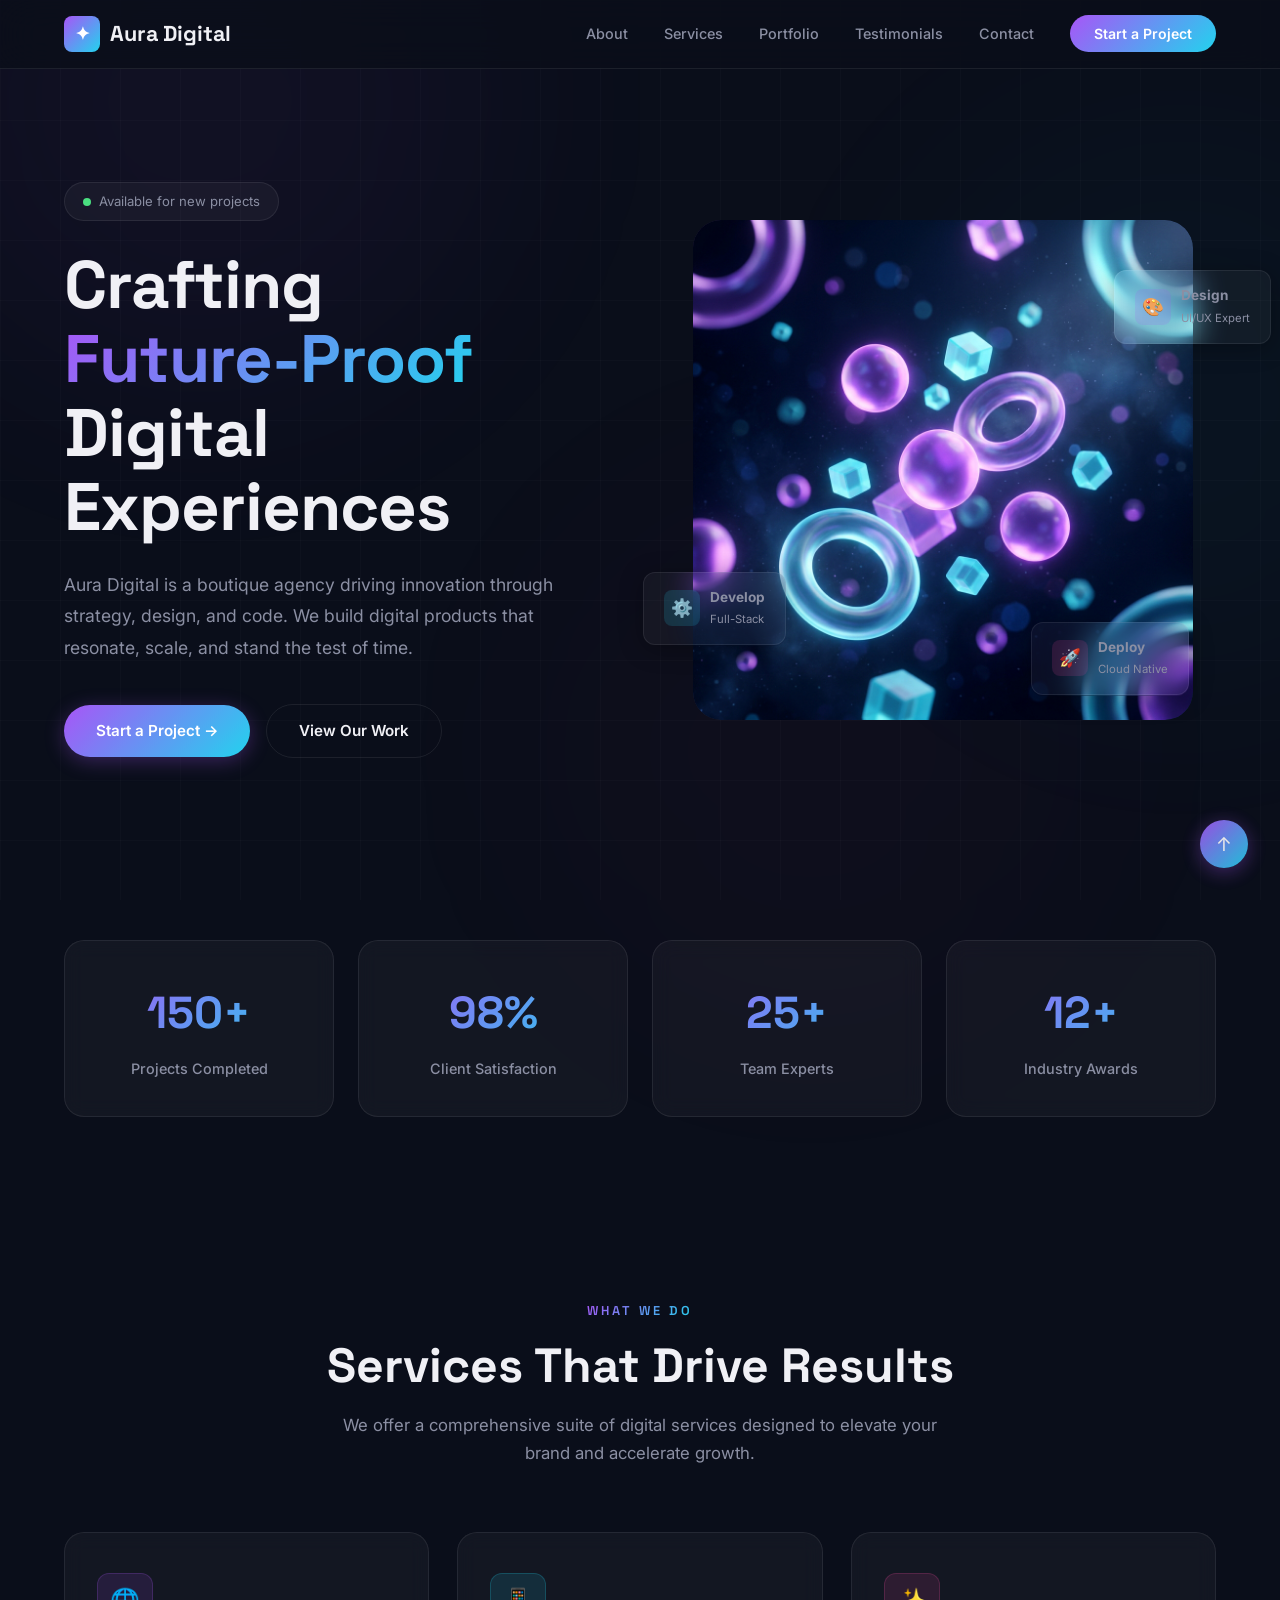
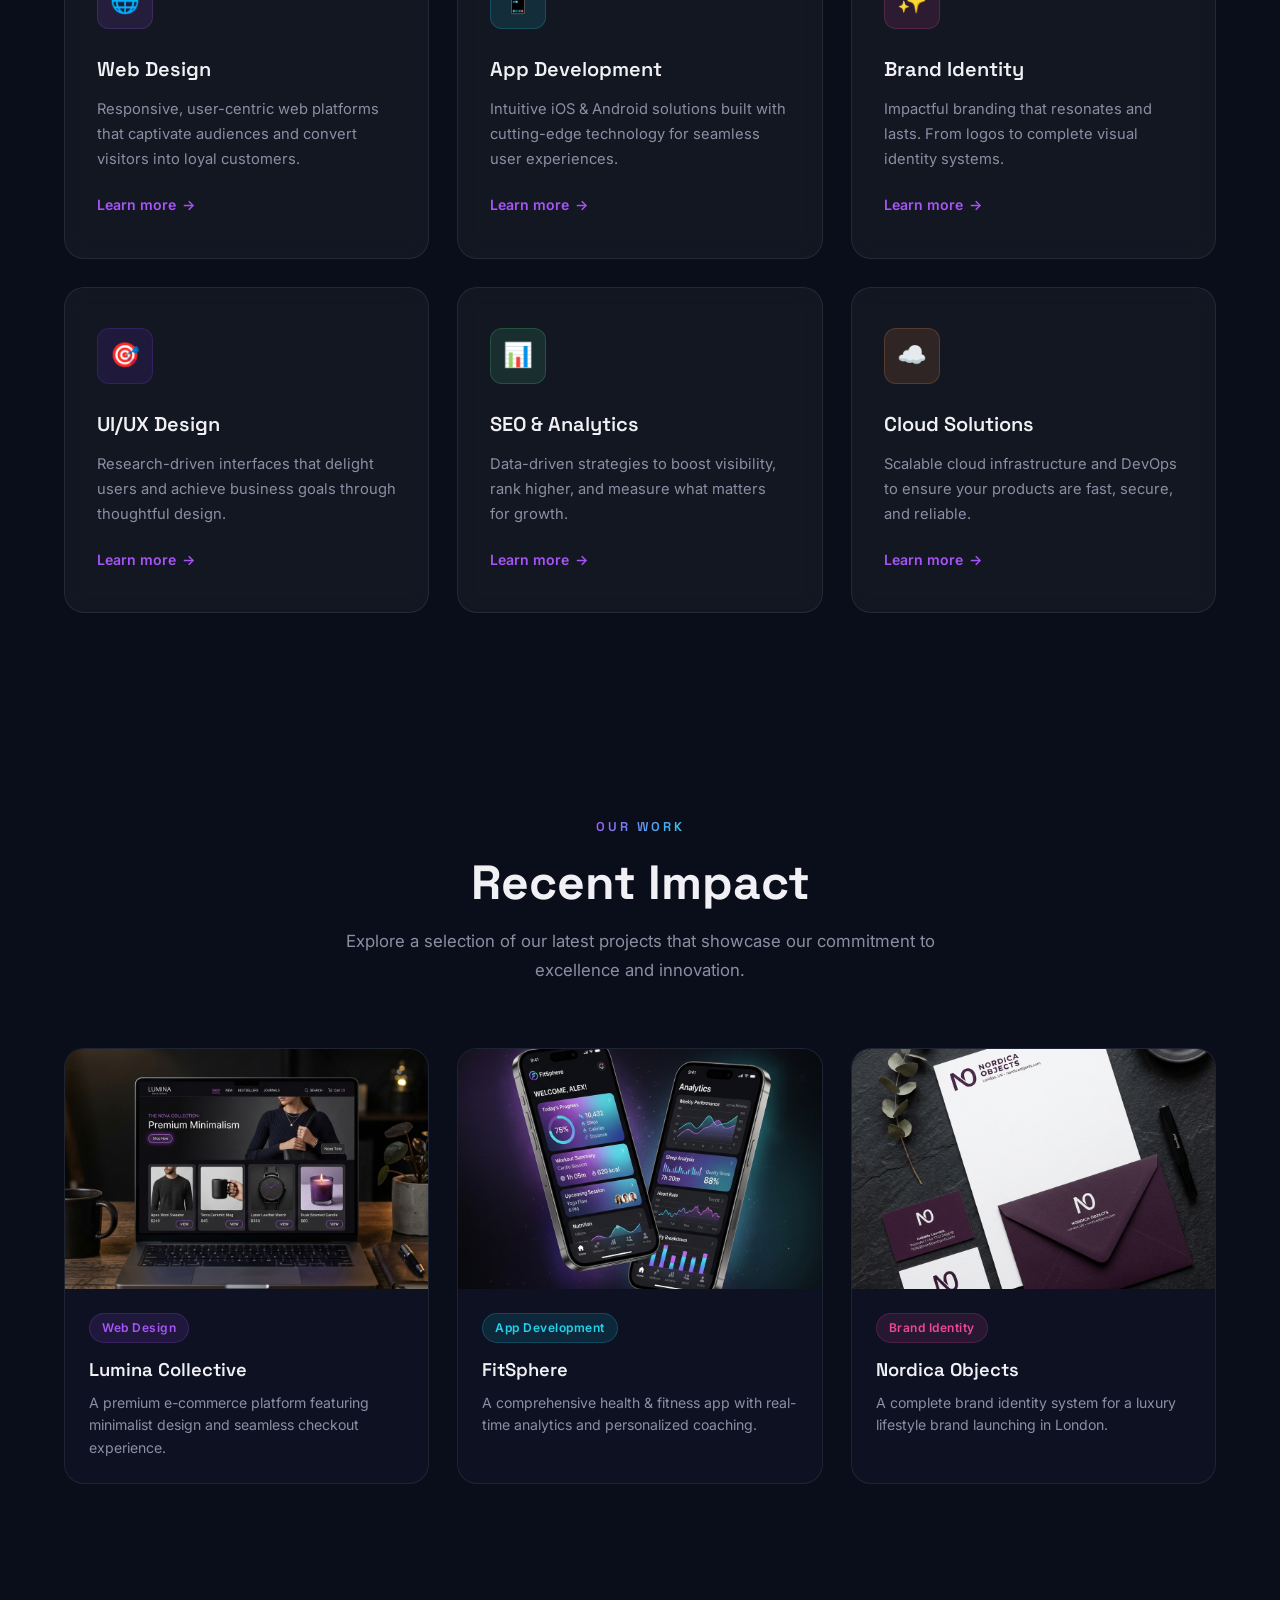
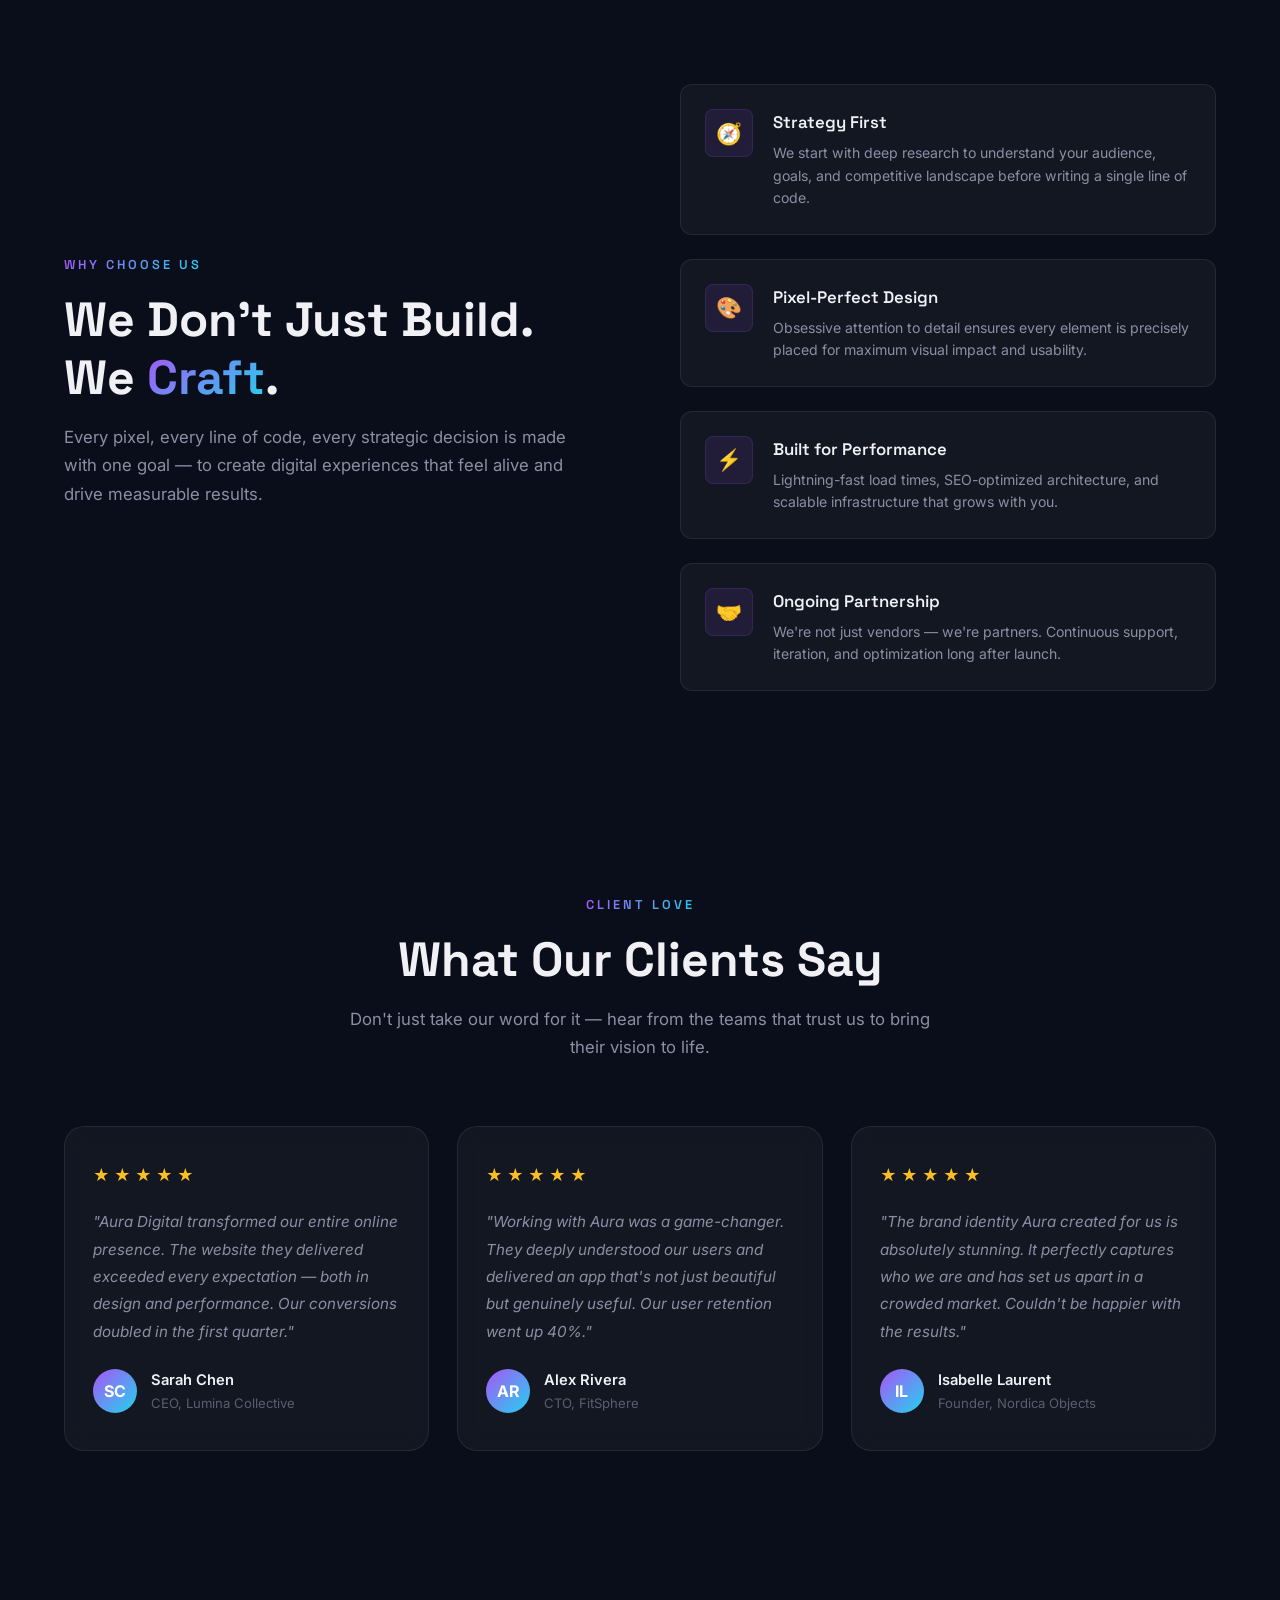
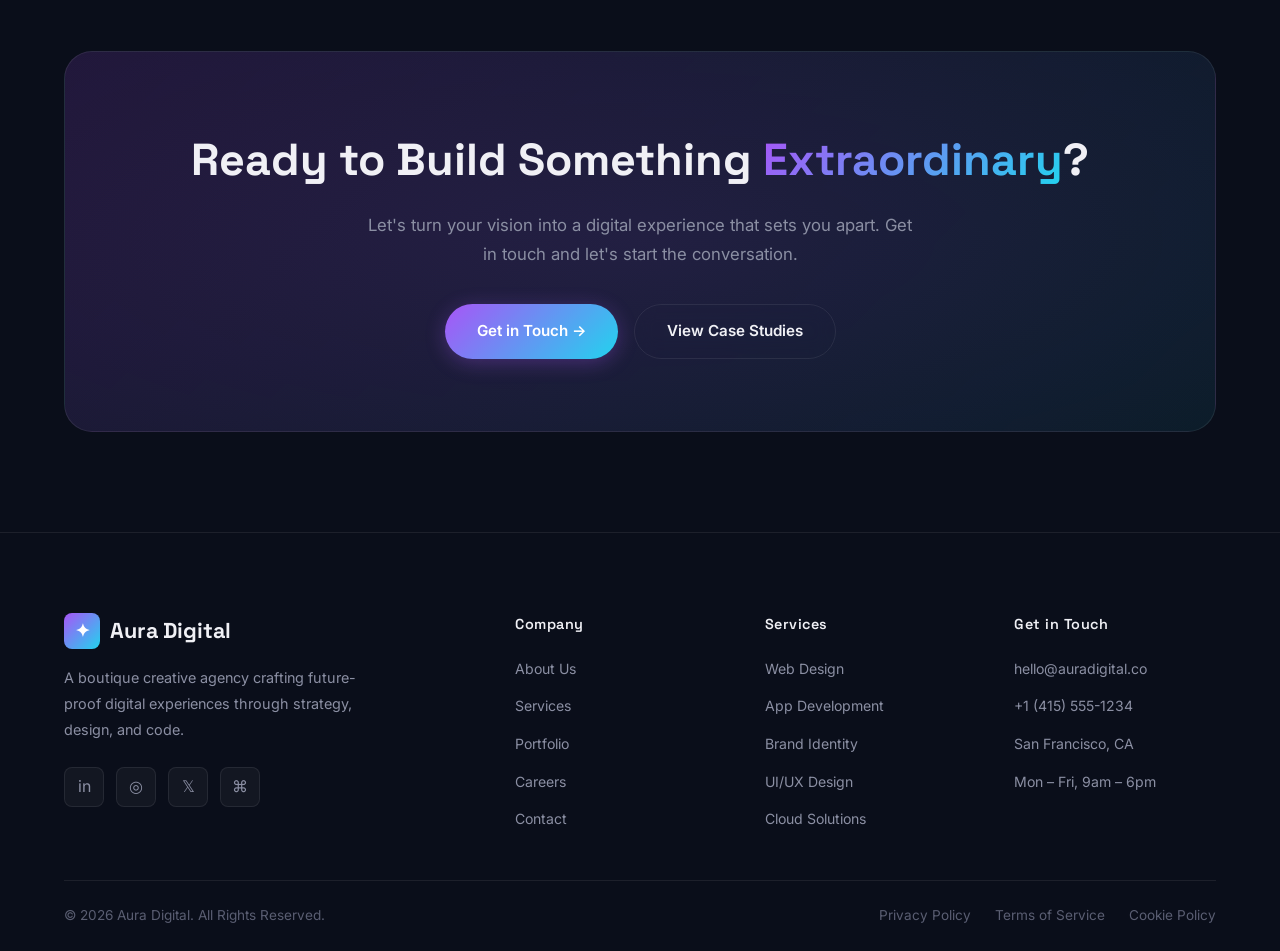
<file: index.html>
<!DOCTYPE html>
<html lang="en">
<head>
  <meta charset="UTF-8">
  <meta name="viewport" content="width=device-width, initial-scale=1.0">
  <meta name="description" content="Aura Digital — A boutique creative agency crafting future-proof digital experiences through strategy, design, and code.">
  <title>Aura Digital — Crafting Future-Proof Digital Experiences</title>
  <link rel="stylesheet" href="style.css">
  <link rel="icon" href="data:image/svg+xml,<svg xmlns='http://www.w3.org/2000/svg' viewBox='0 0 100 100'><text y='.9em' font-size='90'>✦</text></svg>">
</head>
<body>

  <!-- Background Effects -->
  <div class="grid-background" aria-hidden="true"></div>
  <div class="bg-glow bg-glow--purple" aria-hidden="true"></div>
  <div class="bg-glow bg-glow--cyan" aria-hidden="true"></div>
  <div class="bg-glow bg-glow--pink" aria-hidden="true"></div>

  <!-- ===== HEADER ===== -->
  <header class="header" id="header">
    <div class="container header__inner">
      <a href="#" class="logo" id="logo">
        <span class="logo__icon">✦</span>
        Aura Digital
      </a>

      <nav class="nav" id="nav">
        <ul class="nav__list" id="nav-list">
          <li><a href="#about" class="nav__link" id="nav-about">About</a></li>
          <li><a href="#services" class="nav__link" id="nav-services">Services</a></li>
          <li><a href="#portfolio" class="nav__link" id="nav-portfolio">Portfolio</a></li>
          <li><a href="#testimonials" class="nav__link" id="nav-testimonials">Testimonials</a></li>
          <li><a href="#contact" class="nav__link" id="nav-contact">Contact</a></li>
          <li><a href="#contact" class="nav__cta" id="nav-cta-btn">Start a Project</a></li>
        </ul>
      </nav>

      <button class="nav__toggle" id="nav-toggle" aria-label="Toggle navigation">
        <span></span>
        <span></span>
        <span></span>
      </button>
    </div>
  </header>

  <!-- ===== HERO SECTION ===== -->
  <section class="hero" id="hero">
    <div class="container hero__inner">
      <div class="hero__content animate-fade-left">
        <div class="hero__badge">
          <span class="hero__badge-dot"></span>
          Available for new projects
        </div>

        <h1 class="hero__title">
          Crafting<br>
          <span class="hero__title-gradient">Future-Proof</span><br>
          Digital Experiences
        </h1>

        <p class="hero__description">
          Aura Digital is a boutique agency driving innovation through strategy, 
          design, and code. We build digital products that resonate, scale, 
          and stand the test of time.
        </p>

        <div class="hero__actions">
          <a href="#contact" class="btn btn--primary" id="hero-cta">
            Start a Project →
          </a>
          <a href="#portfolio" class="btn btn--ghost" id="hero-portfolio-btn">
            View Our Work
          </a>
        </div>
      </div>

      <div class="hero__visual animate-fade-right">
        <div class="hero__image-wrapper">
          <div class="hero__image-glow" aria-hidden="true"></div>
          <img src="images/hero-abstract.png" alt="Abstract 3D geometric shapes with glowing purple and cyan elements" width="500" height="500">
        </div>

        <!-- Floating Cards -->
        <div class="hero__float hero__float--1">
          <span class="hero__float-icon hero__float-icon--purple">🎨</span>
          <div>
            <strong>Design</strong>
            <br><small>UI/UX Expert</small>
          </div>
        </div>

        <div class="hero__float hero__float--2">
          <span class="hero__float-icon hero__float-icon--cyan">⚙️</span>
          <div>
            <strong>Develop</strong>
            <br><small>Full-Stack</small>
          </div>
        </div>

        <div class="hero__float hero__float--3">
          <span class="hero__float-icon hero__float-icon--pink">🚀</span>
          <div>
            <strong>Deploy</strong>
            <br><small>Cloud Native</small>
          </div>
        </div>
      </div>
    </div>
  </section>

  <!-- ===== STATS SECTION ===== -->
  <section class="stats" id="stats">
    <div class="container">
      <div class="stats__grid">
        <div class="stat-card animate-fade-up delay-1" id="stat-projects">
          <div class="stat-card__number">150+</div>
          <div class="stat-card__label">Projects Completed</div>
        </div>
        <div class="stat-card animate-fade-up delay-2" id="stat-satisfaction">
          <div class="stat-card__number">98%</div>
          <div class="stat-card__label">Client Satisfaction</div>
        </div>
        <div class="stat-card animate-fade-up delay-3" id="stat-team">
          <div class="stat-card__number">25+</div>
          <div class="stat-card__label">Team Experts</div>
        </div>
        <div class="stat-card animate-fade-up delay-4" id="stat-awards">
          <div class="stat-card__number">12+</div>
          <div class="stat-card__label">Industry Awards</div>
        </div>
      </div>
    </div>
  </section>

  <!-- ===== SERVICES SECTION ===== -->
  <section class="services" id="services">
    <div class="container">
      <div class="section-header">
        <span class="section-label">What We Do</span>
        <h2 class="section-title">Services That Drive Results</h2>
        <p class="section-subtitle">
          We offer a comprehensive suite of digital services designed to elevate 
          your brand and accelerate growth.
        </p>
      </div>

      <div class="services__grid">
        <article class="service-card animate-fade-up delay-1" id="service-web-design">
          <div class="service-card__icon service-card__icon--purple">🌐</div>
          <h3 class="service-card__title">Web Design</h3>
          <p class="service-card__desc">
            Responsive, user-centric web platforms that captivate audiences and 
            convert visitors into loyal customers.
          </p>
          <a href="#" class="service-card__link">
            Learn more <span class="service-card__link-arrow">→</span>
          </a>
        </article>

        <article class="service-card animate-fade-up delay-2" id="service-app-dev">
          <div class="service-card__icon service-card__icon--cyan">📱</div>
          <h3 class="service-card__title">App Development</h3>
          <p class="service-card__desc">
            Intuitive iOS & Android solutions built with cutting-edge technology 
            for seamless user experiences.
          </p>
          <a href="#" class="service-card__link">
            Learn more <span class="service-card__link-arrow">→</span>
          </a>
        </article>

        <article class="service-card animate-fade-up delay-3" id="service-branding">
          <div class="service-card__icon service-card__icon--pink">✨</div>
          <h3 class="service-card__title">Brand Identity</h3>
          <p class="service-card__desc">
            Impactful branding that resonates and lasts. From logos to complete 
            visual identity systems.
          </p>
          <a href="#" class="service-card__link">
            Learn more <span class="service-card__link-arrow">→</span>
          </a>
        </article>

        <article class="service-card animate-fade-up delay-4" id="service-uiux">
          <div class="service-card__icon service-card__icon--violet">🎯</div>
          <h3 class="service-card__title">UI/UX Design</h3>
          <p class="service-card__desc">
            Research-driven interfaces that delight users and achieve business 
            goals through thoughtful design.
          </p>
          <a href="#" class="service-card__link">
            Learn more <span class="service-card__link-arrow">→</span>
          </a>
        </article>

        <article class="service-card animate-fade-up delay-5" id="service-seo">
          <div class="service-card__icon service-card__icon--green">📊</div>
          <h3 class="service-card__title">SEO & Analytics</h3>
          <p class="service-card__desc">
            Data-driven strategies to boost visibility, rank higher, and measure 
            what matters for growth.
          </p>
          <a href="#" class="service-card__link">
            Learn more <span class="service-card__link-arrow">→</span>
          </a>
        </article>

        <article class="service-card animate-fade-up delay-6" id="service-cloud">
          <div class="service-card__icon service-card__icon--orange">☁️</div>
          <h3 class="service-card__title">Cloud Solutions</h3>
          <p class="service-card__desc">
            Scalable cloud infrastructure and DevOps to ensure your products 
            are fast, secure, and reliable.
          </p>
          <a href="#" class="service-card__link">
            Learn more <span class="service-card__link-arrow">→</span>
          </a>
        </article>
      </div>
    </div>
  </section>

  <!-- ===== PORTFOLIO SECTION ===== -->
  <section class="portfolio" id="portfolio">
    <div class="container">
      <div class="section-header">
        <span class="section-label">Our Work</span>
        <h2 class="section-title">Recent Impact</h2>
        <p class="section-subtitle">
          Explore a selection of our latest projects that showcase our commitment 
          to excellence and innovation.
        </p>
      </div>

      <div class="portfolio__grid">
        <article class="portfolio-card animate-fade-up delay-1" id="portfolio-lumina">
          <div class="portfolio-card__image">
            <img src="images/portfolio-web.png" alt="Lumina Collective e-commerce website displayed on a laptop" width="600" height="400">
          </div>
          <div class="portfolio-card__content">
            <span class="portfolio-card__tag portfolio-card__tag--web">Web Design</span>
            <h3 class="portfolio-card__title">Lumina Collective</h3>
            <p class="portfolio-card__desc">
              A premium e-commerce platform featuring minimalist design and seamless checkout experience.
            </p>
          </div>
        </article>

        <article class="portfolio-card animate-fade-up delay-2" id="portfolio-fitsphere">
          <div class="portfolio-card__image">
            <img src="images/portfolio-app.png" alt="FitSphere health and fitness mobile app on iPhones" width="600" height="400">
          </div>
          <div class="portfolio-card__content">
            <span class="portfolio-card__tag portfolio-card__tag--app">App Development</span>
            <h3 class="portfolio-card__title">FitSphere</h3>
            <p class="portfolio-card__desc">
              A comprehensive health & fitness app with real-time analytics and personalized coaching.
            </p>
          </div>
        </article>

        <article class="portfolio-card animate-fade-up delay-3" id="portfolio-nordica">
          <div class="portfolio-card__image">
            <img src="images/portfolio-brand.png" alt="Nordica Objects brand identity mockup with business cards" width="600" height="400">
          </div>
          <div class="portfolio-card__content">
            <span class="portfolio-card__tag portfolio-card__tag--brand">Brand Identity</span>
            <h3 class="portfolio-card__title">Nordica Objects</h3>
            <p class="portfolio-card__desc">
              A complete brand identity system for a luxury lifestyle brand launching in London.
            </p>
          </div>
        </article>
      </div>
    </div>
  </section>

  <!-- ===== ABOUT / WHY US SECTION ===== -->
  <section class="about" id="about">
    <div class="container">
      <div class="about__inner">
        <div class="animate-fade-left">
          <span class="section-label">Why Choose Us</span>
          <h2 class="section-title" style="text-align: left;">We Don't Just Build.<br>We <span class="hero__title-gradient">Craft</span>.</h2>
          <p class="section-subtitle" style="text-align: left; margin: 0; margin-bottom: 16px;">
            Every pixel, every line of code, every strategic decision is made with 
            one goal — to create digital experiences that feel alive and drive 
            measurable results.
          </p>
        </div>

        <div class="about__features animate-fade-right">
          <div class="feature-item" id="feature-strategy">
            <div class="feature-item__icon">🧭</div>
            <div>
              <h3 class="feature-item__title">Strategy First</h3>
              <p class="feature-item__desc">
                We start with deep research to understand your audience, goals, 
                and competitive landscape before writing a single line of code.
              </p>
            </div>
          </div>

          <div class="feature-item" id="feature-pixel-perfect">
            <div class="feature-item__icon">🎨</div>
            <div>
              <h3 class="feature-item__title">Pixel-Perfect Design</h3>
              <p class="feature-item__desc">
                Obsessive attention to detail ensures every element is precisely 
                placed for maximum visual impact and usability.
              </p>
            </div>
          </div>

          <div class="feature-item" id="feature-performance">
            <div class="feature-item__icon">⚡</div>
            <div>
              <h3 class="feature-item__title">Built for Performance</h3>
              <p class="feature-item__desc">
                Lightning-fast load times, SEO-optimized architecture, and 
                scalable infrastructure that grows with you.
              </p>
            </div>
          </div>

          <div class="feature-item" id="feature-support">
            <div class="feature-item__icon">🤝</div>
            <div>
              <h3 class="feature-item__title">Ongoing Partnership</h3>
              <p class="feature-item__desc">
                We're not just vendors — we're partners. Continuous support, 
                iteration, and optimization long after launch.
              </p>
            </div>
          </div>
        </div>
      </div>
    </div>
  </section>

  <!-- ===== TESTIMONIALS SECTION ===== -->
  <section class="testimonials" id="testimonials">
    <div class="container">
      <div class="section-header">
        <span class="section-label">Client Love</span>
        <h2 class="section-title">What Our Clients Say</h2>
        <p class="section-subtitle">
          Don't just take our word for it — hear from the teams that trust us 
          to bring their vision to life.
        </p>
      </div>

      <div class="testimonials__grid">
        <article class="testimonial-card animate-fade-up delay-1" id="testimonial-1">
          <div class="testimonial-card__stars">★ ★ ★ ★ ★</div>
          <p class="testimonial-card__text">
            "Aura Digital transformed our entire online presence. The website they 
            delivered exceeded every expectation — both in design and performance. 
            Our conversions doubled in the first quarter."
          </p>
          <div class="testimonial-card__author">
            <div class="testimonial-card__avatar">SC</div>
            <div>
              <div class="testimonial-card__name">Sarah Chen</div>
              <div class="testimonial-card__role">CEO, Lumina Collective</div>
            </div>
          </div>
        </article>

        <article class="testimonial-card animate-fade-up delay-2" id="testimonial-2">
          <div class="testimonial-card__stars">★ ★ ★ ★ ★</div>
          <p class="testimonial-card__text">
            "Working with Aura was a game-changer. They deeply understood our users 
            and delivered an app that's not just beautiful but genuinely useful. 
            Our user retention went up 40%."
          </p>
          <div class="testimonial-card__author">
            <div class="testimonial-card__avatar">AR</div>
            <div>
              <div class="testimonial-card__name">Alex Rivera</div>
              <div class="testimonial-card__role">CTO, FitSphere</div>
            </div>
          </div>
        </article>

        <article class="testimonial-card animate-fade-up delay-3" id="testimonial-3">
          <div class="testimonial-card__stars">★ ★ ★ ★ ★</div>
          <p class="testimonial-card__text">
            "The brand identity Aura created for us is absolutely stunning. It 
            perfectly captures who we are and has set us apart in a crowded market. 
            Couldn't be happier with the results."
          </p>
          <div class="testimonial-card__author">
            <div class="testimonial-card__avatar">IL</div>
            <div>
              <div class="testimonial-card__name">Isabelle Laurent</div>
              <div class="testimonial-card__role">Founder, Nordica Objects</div>
            </div>
          </div>
        </article>
      </div>
    </div>
  </section>

  <!-- ===== CTA SECTION ===== -->
  <section class="cta" id="contact">
    <div class="container">
      <div class="cta__inner">
        <h2 class="cta__title">
          Ready to Build Something <span class="hero__title-gradient">Extraordinary</span>?
        </h2>
        <p class="cta__desc">
          Let's turn your vision into a digital experience that sets you apart. 
          Get in touch and let's start the conversation.
        </p>
        <div class="cta__actions">
          <a href="mailto:hello@auradigital.co" class="btn btn--primary" id="cta-email">
            Get in Touch →
          </a>
          <a href="#portfolio" class="btn btn--ghost" id="cta-portfolio">
            View Case Studies
          </a>
        </div>
      </div>
    </div>
  </section>

  <!-- ===== FOOTER ===== -->
  <footer class="footer" id="footer">
    <div class="container">
      <div class="footer__grid">
        <div class="footer__brand">
          <a href="#" class="logo" id="footer-logo">
            <span class="logo__icon">✦</span>
            Aura Digital
          </a>
          <p class="footer__brand-desc">
            A boutique creative agency crafting future-proof digital experiences 
            through strategy, design, and code.
          </p>
          <div class="footer__socials">
            <a href="#" class="footer__social-link" id="social-linkedin" aria-label="LinkedIn">in</a>
            <a href="#" class="footer__social-link" id="social-dribbble" aria-label="Dribbble">◎</a>
            <a href="#" class="footer__social-link" id="social-twitter" aria-label="Twitter">𝕏</a>
            <a href="#" class="footer__social-link" id="social-github" aria-label="GitHub">⌘</a>
          </div>
        </div>

        <div>
          <h4 class="footer__heading">Company</h4>
          <ul class="footer__links">
            <li><a href="#about" class="footer__link" id="footer-about">About Us</a></li>
            <li><a href="#services" class="footer__link" id="footer-services">Services</a></li>
            <li><a href="#portfolio" class="footer__link" id="footer-portfolio">Portfolio</a></li>
            <li><a href="#" class="footer__link" id="footer-careers">Careers</a></li>
            <li><a href="#contact" class="footer__link" id="footer-contact">Contact</a></li>
          </ul>
        </div>

        <div>
          <h4 class="footer__heading">Services</h4>
          <ul class="footer__links">
            <li><a href="#" class="footer__link">Web Design</a></li>
            <li><a href="#" class="footer__link">App Development</a></li>
            <li><a href="#" class="footer__link">Brand Identity</a></li>
            <li><a href="#" class="footer__link">UI/UX Design</a></li>
            <li><a href="#" class="footer__link">Cloud Solutions</a></li>
          </ul>
        </div>

        <div>
          <h4 class="footer__heading">Get in Touch</h4>
          <ul class="footer__links">
            <li><a href="mailto:hello@auradigital.co" class="footer__link">hello@auradigital.co</a></li>
            <li><a href="tel:+14155551234" class="footer__link">+1 (415) 555-1234</a></li>
            <li><span class="footer__link" style="cursor: default;">San Francisco, CA</span></li>
            <li><span class="footer__link" style="cursor: default;">Mon – Fri, 9am – 6pm</span></li>
          </ul>
        </div>
      </div>

      <div class="footer__bottom">
        <p class="footer__copy">&copy; 2026 Aura Digital. All Rights Reserved.</p>
        <div class="footer__bottom-links">
          <a href="#" class="footer__bottom-link">Privacy Policy</a>
          <a href="#" class="footer__bottom-link">Terms of Service</a>
          <a href="#" class="footer__bottom-link">Cookie Policy</a>
        </div>
      </div>
    </div>
  </footer>

  <!-- Scroll to Top -->
  <a href="#hero" class="scroll-top" id="scroll-top" aria-label="Scroll to top">↑</a>

</body>
</html>
</file>
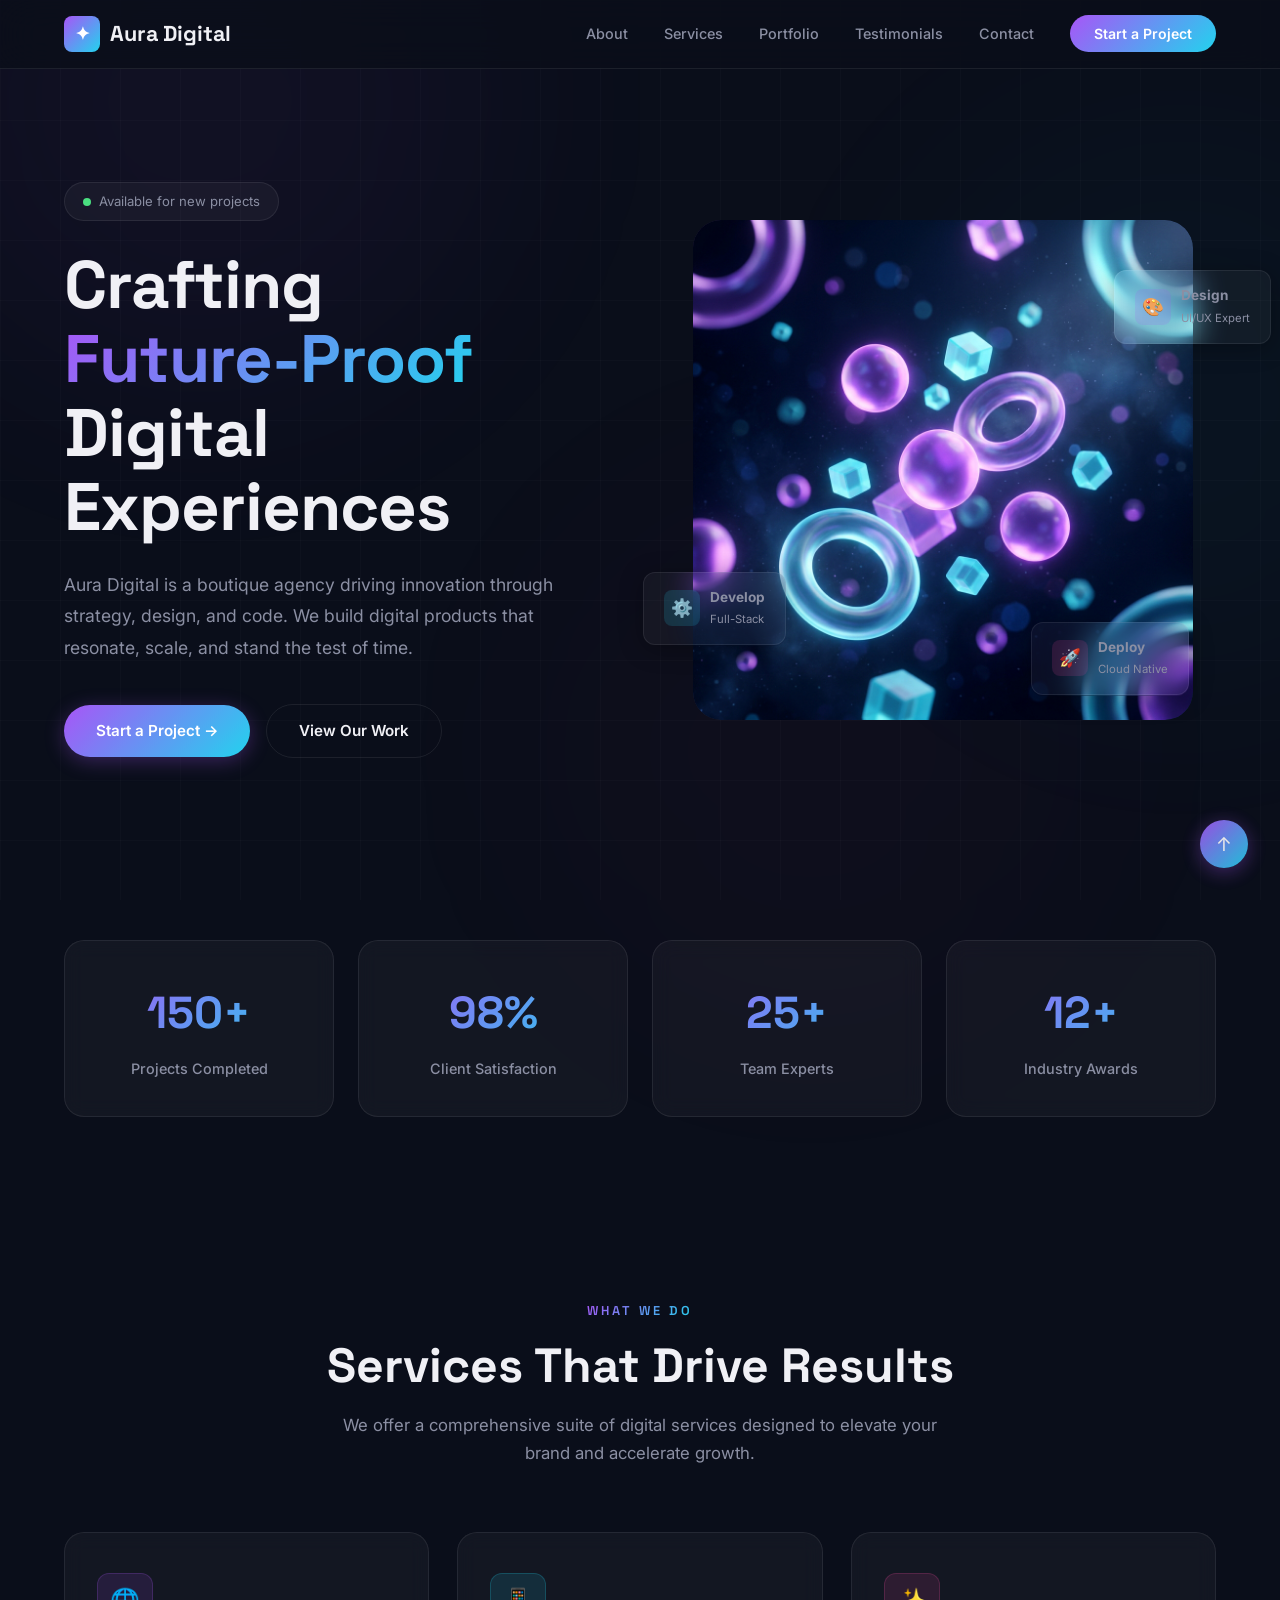
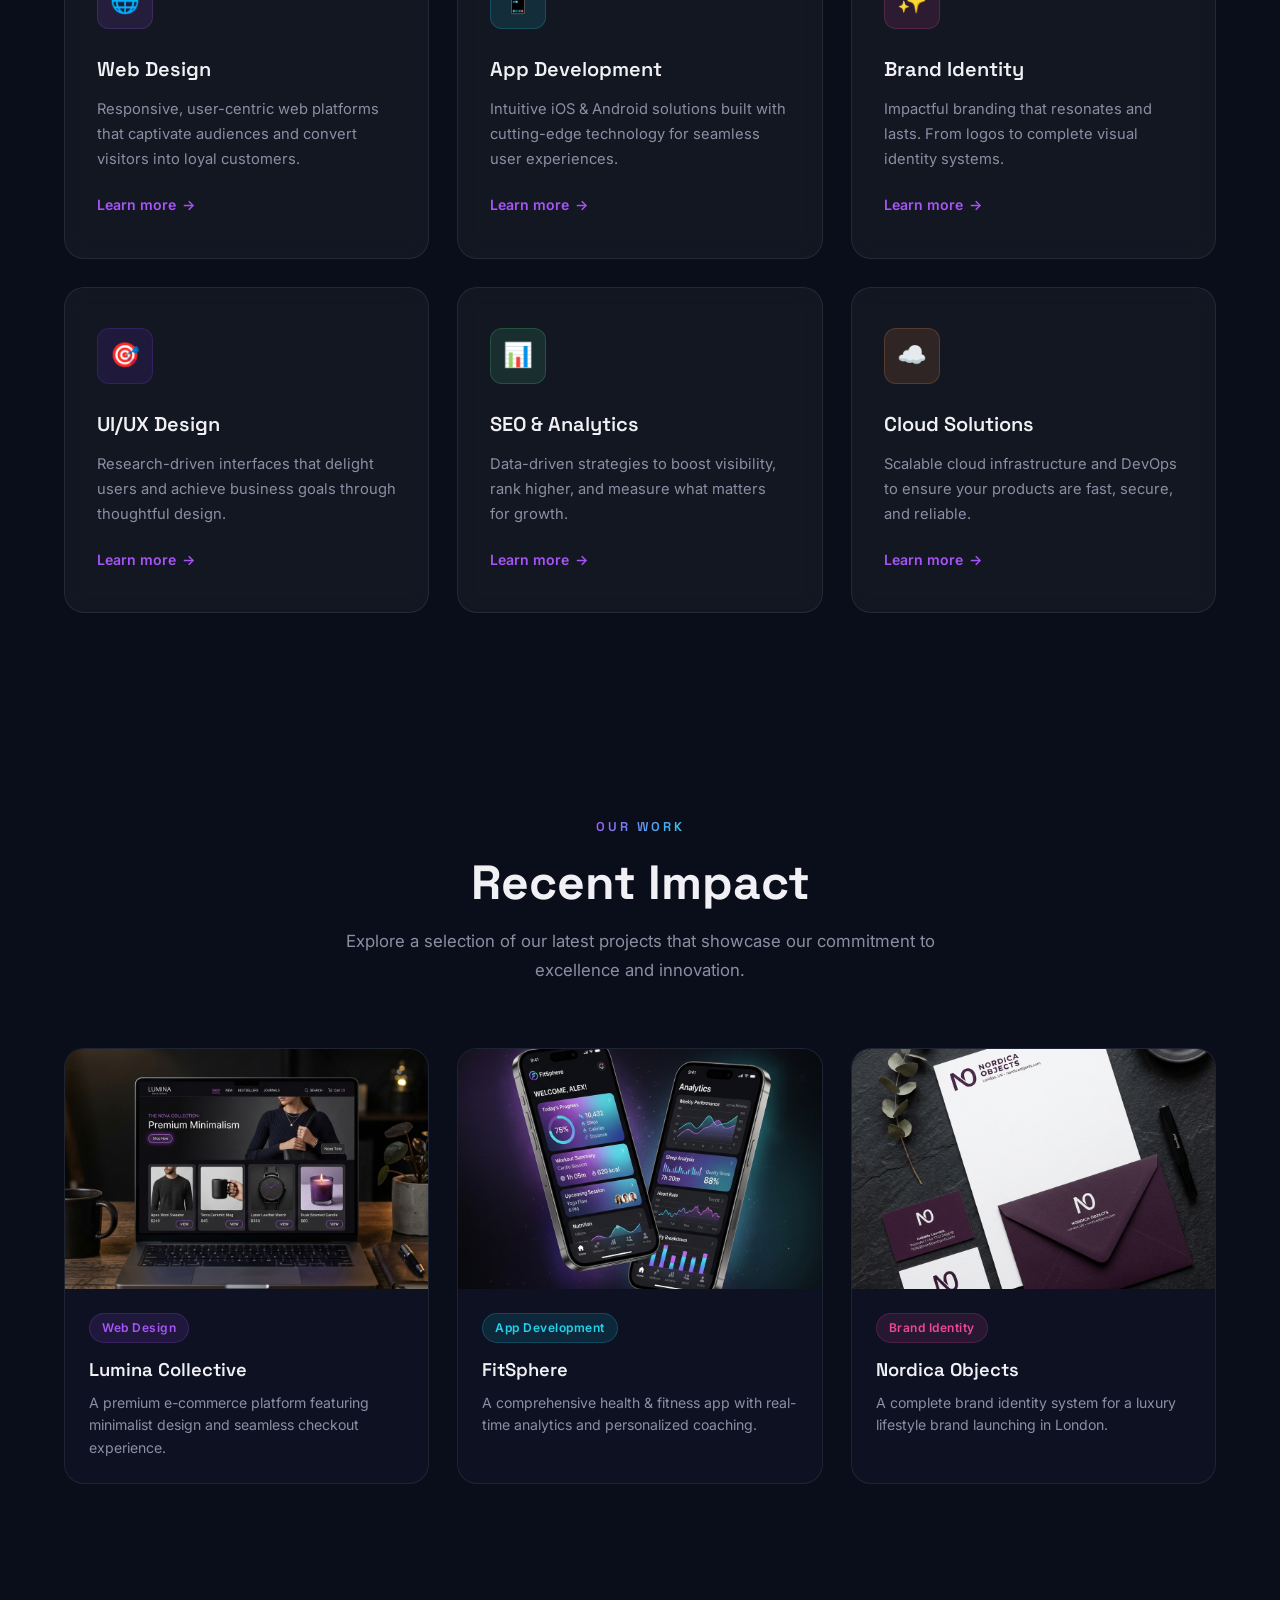
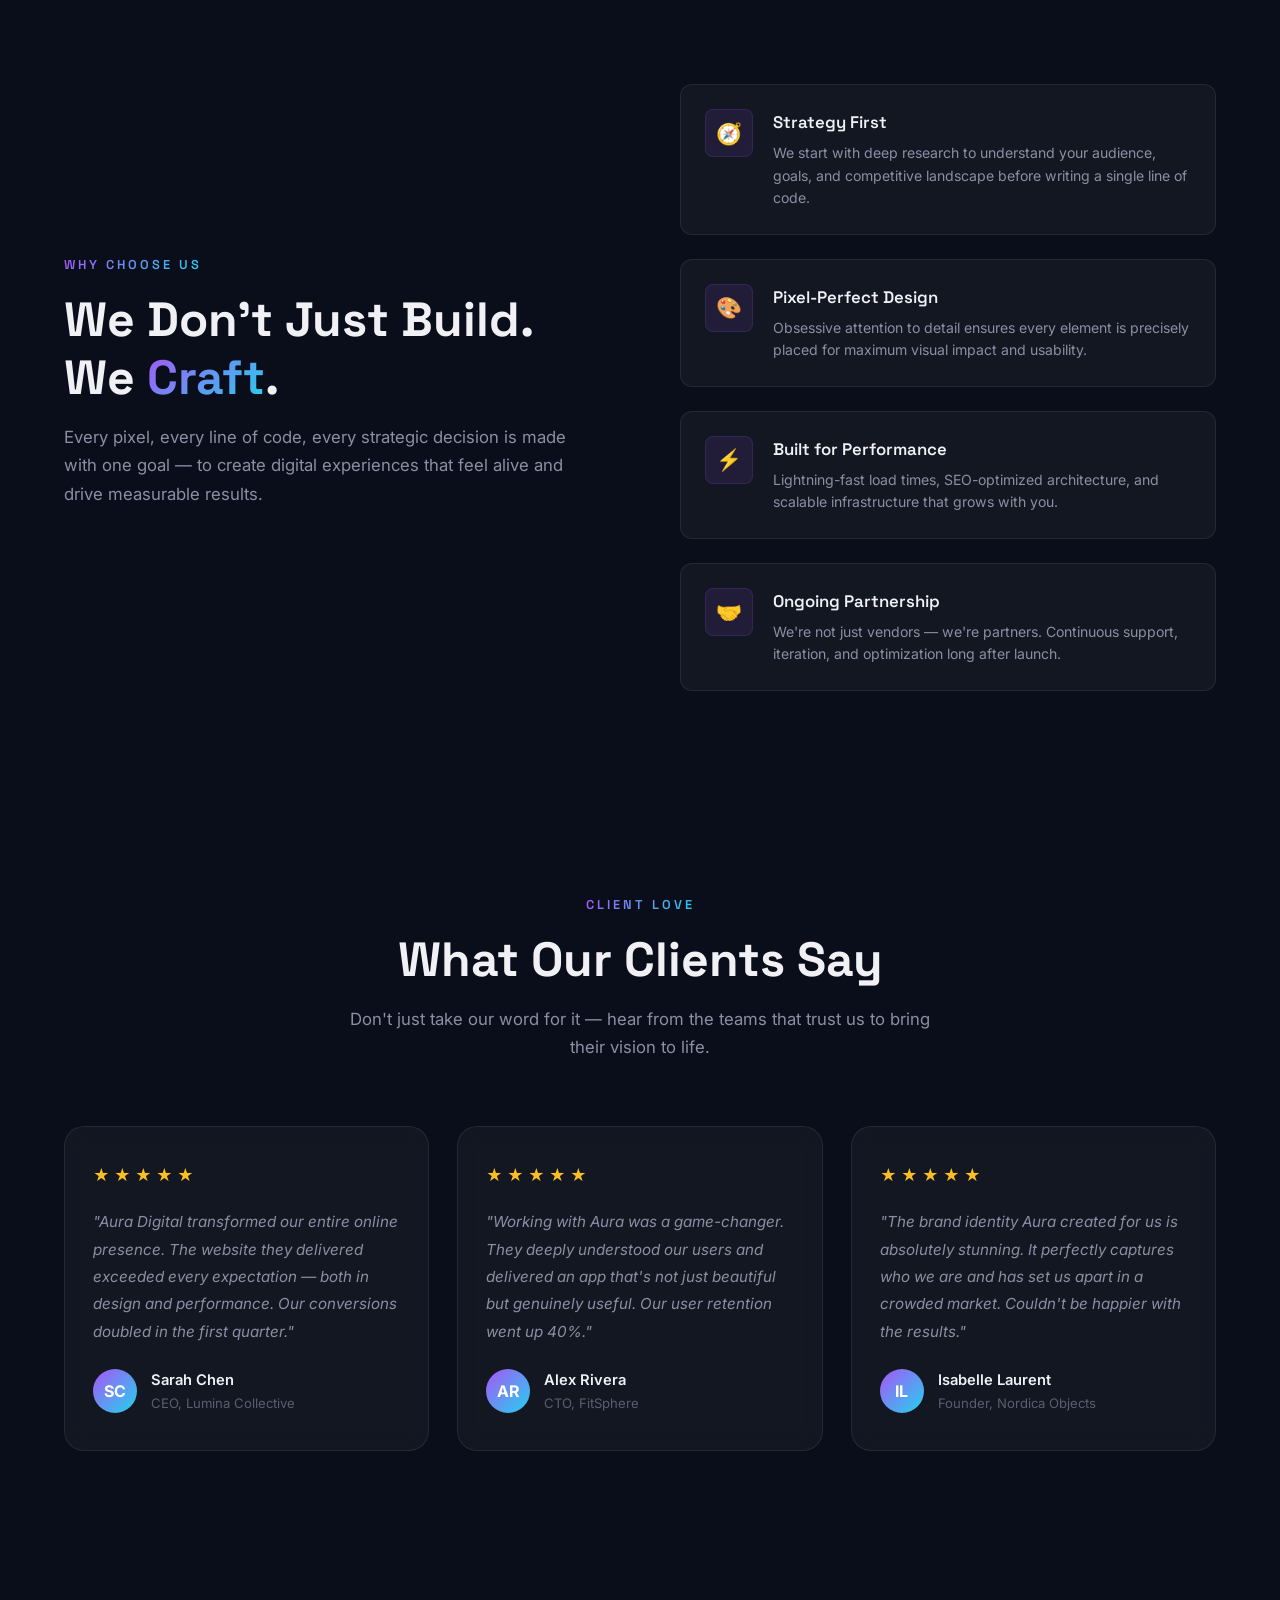
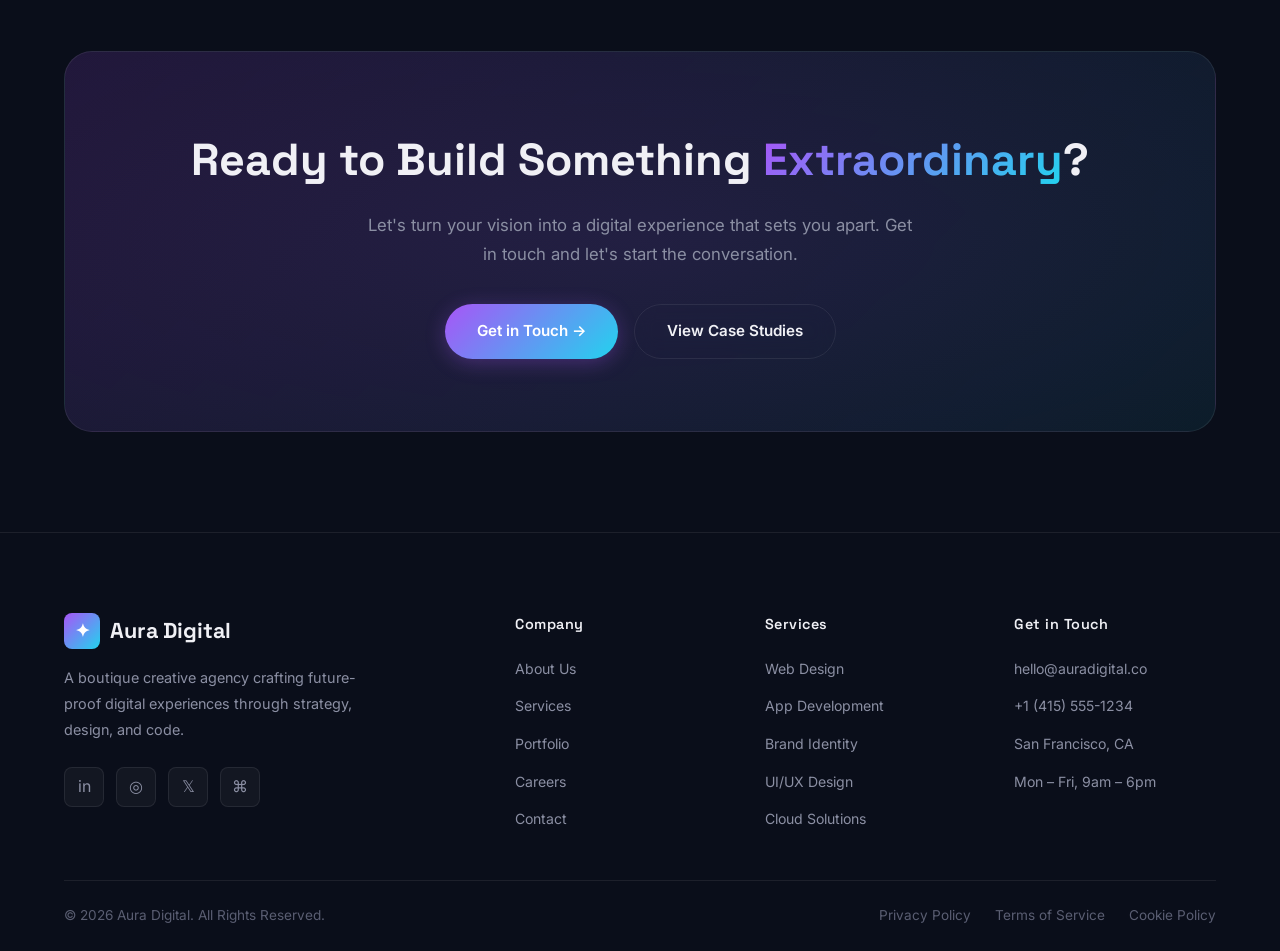
<file: Landing_Page/index.html>
<!DOCTYPE html>
<html lang="en">
<head>
  <meta charset="UTF-8">
  <meta name="viewport" content="width=device-width, initial-scale=1.0">
  <meta name="description" content="Aura Digital — A boutique creative agency crafting future-proof digital experiences through strategy, design, and code.">
  <title>Aura Digital — Crafting Future-Proof Digital Experiences</title>
  <link rel="stylesheet" href="style.css">
  <link rel="icon" href="data:image/svg+xml,<svg xmlns='http://www.w3.org/2000/svg' viewBox='0 0 100 100'><text y='.9em' font-size='90'>✦</text></svg>">
</head>
<body>


  <div class="grid-background" aria-hidden="true"></div>
  <div class="bg-glow bg-glow--purple" aria-hidden="true"></div>
  <div class="bg-glow bg-glow--cyan" aria-hidden="true"></div>
  <div class="bg-glow bg-glow--pink" aria-hidden="true"></div>


  <header class="header" id="header">
    <div class="container header__inner">
      <a href="#" class="logo" id="logo">
        <span class="logo__icon">✦</span>
        Aura Digital
      </a>

      <nav class="nav" id="nav">
        <ul class="nav__list" id="nav-list">
          <li><a href="#about" class="nav__link" id="nav-about">About</a></li>
          <li><a href="#services" class="nav__link" id="nav-services">Services</a></li>
          <li><a href="#portfolio" class="nav__link" id="nav-portfolio">Portfolio</a></li>
          <li><a href="#testimonials" class="nav__link" id="nav-testimonials">Testimonials</a></li>
          <li><a href="#contact" class="nav__link" id="nav-contact">Contact</a></li>
          <li><a href="#contact" class="nav__cta" id="nav-cta-btn">Start a Project</a></li>
        </ul>
      </nav>

      <button class="nav__toggle" id="nav-toggle" aria-label="Toggle navigation">
        <span></span>
        <span></span>
        <span></span>
      </button>
    </div>
  </header>


  <section class="hero" id="hero">
    <div class="container hero__inner">
      <div class="hero__content animate-fade-left">
        <div class="hero__badge">
          <span class="hero__badge-dot"></span>
          Available for new projects
        </div>

        <h1 class="hero__title">
          Crafting<br>
          <span class="hero__title-gradient">Future-Proof</span><br>
          Digital Experiences
        </h1>

        <p class="hero__description">
          Aura Digital is a boutique agency driving innovation through strategy, 
          design, and code. We build digital products that resonate, scale, 
          and stand the test of time.
        </p>

        <div class="hero__actions">
          <a href="#contact" class="btn btn--primary" id="hero-cta">
            Start a Project →
          </a>
          <a href="#portfolio" class="btn btn--ghost" id="hero-portfolio-btn">
            View Our Work
          </a>
        </div>
      </div>

      <div class="hero__visual animate-fade-right">
        <div class="hero__image-wrapper">
          <div class="hero__image-glow" aria-hidden="true"></div>
          <img src="images/hero-abstract.png" alt="Abstract 3D geometric shapes with glowing purple and cyan elements" width="500" height="500">
        </div>

    
        <div class="hero__float hero__float--1">
          <span class="hero__float-icon hero__float-icon--purple">🎨</span>
          <div>
            <strong>Design</strong>
            <br><small>UI/UX Expert</small>
          </div>
        </div>

        <div class="hero__float hero__float--2">
          <span class="hero__float-icon hero__float-icon--cyan">⚙️</span>
          <div>
            <strong>Develop</strong>
            <br><small>Full-Stack</small>
          </div>
        </div>

        <div class="hero__float hero__float--3">
          <span class="hero__float-icon hero__float-icon--pink">🚀</span>
          <div>
            <strong>Deploy</strong>
            <br><small>Cloud Native</small>
          </div>
        </div>
      </div>
    </div>
  </section>


  <section class="stats" id="stats">
    <div class="container">
      <div class="stats__grid">
        <div class="stat-card animate-fade-up delay-1" id="stat-projects">
          <div class="stat-card__number">150+</div>
          <div class="stat-card__label">Projects Completed</div>
        </div>
        <div class="stat-card animate-fade-up delay-2" id="stat-satisfaction">
          <div class="stat-card__number">98%</div>
          <div class="stat-card__label">Client Satisfaction</div>
        </div>
        <div class="stat-card animate-fade-up delay-3" id="stat-team">
          <div class="stat-card__number">25+</div>
          <div class="stat-card__label">Team Experts</div>
        </div>
        <div class="stat-card animate-fade-up delay-4" id="stat-awards">
          <div class="stat-card__number">12+</div>
          <div class="stat-card__label">Industry Awards</div>
        </div>
      </div>
    </div>
  </section>


  <section class="services" id="services">
    <div class="container">
      <div class="section-header">
        <span class="section-label">What We Do</span>
        <h2 class="section-title">Services That Drive Results</h2>
        <p class="section-subtitle">
          We offer a comprehensive suite of digital services designed to elevate 
          your brand and accelerate growth.
        </p>
      </div>

      <div class="services__grid">
        <article class="service-card animate-fade-up delay-1" id="service-web-design">
          <div class="service-card__icon service-card__icon--purple">🌐</div>
          <h3 class="service-card__title">Web Design</h3>
          <p class="service-card__desc">
            Responsive, user-centric web platforms that captivate audiences and 
            convert visitors into loyal customers.
          </p>
          <a href="#" class="service-card__link">
            Learn more <span class="service-card__link-arrow">→</span>
          </a>
        </article>

        <article class="service-card animate-fade-up delay-2" id="service-app-dev">
          <div class="service-card__icon service-card__icon--cyan">📱</div>
          <h3 class="service-card__title">App Development</h3>
          <p class="service-card__desc">
            Intuitive iOS & Android solutions built with cutting-edge technology 
            for seamless user experiences.
          </p>
          <a href="#" class="service-card__link">
            Learn more <span class="service-card__link-arrow">→</span>
          </a>
        </article>

        <article class="service-card animate-fade-up delay-3" id="service-branding">
          <div class="service-card__icon service-card__icon--pink">✨</div>
          <h3 class="service-card__title">Brand Identity</h3>
          <p class="service-card__desc">
            Impactful branding that resonates and lasts. From logos to complete 
            visual identity systems.
          </p>
          <a href="#" class="service-card__link">
            Learn more <span class="service-card__link-arrow">→</span>
          </a>
        </article>

        <article class="service-card animate-fade-up delay-4" id="service-uiux">
          <div class="service-card__icon service-card__icon--violet">🎯</div>
          <h3 class="service-card__title">UI/UX Design</h3>
          <p class="service-card__desc">
            Research-driven interfaces that delight users and achieve business 
            goals through thoughtful design.
          </p>
          <a href="#" class="service-card__link">
            Learn more <span class="service-card__link-arrow">→</span>
          </a>
        </article>

        <article class="service-card animate-fade-up delay-5" id="service-seo">
          <div class="service-card__icon service-card__icon--green">📊</div>
          <h3 class="service-card__title">SEO & Analytics</h3>
          <p class="service-card__desc">
            Data-driven strategies to boost visibility, rank higher, and measure 
            what matters for growth.
          </p>
          <a href="#" class="service-card__link">
            Learn more <span class="service-card__link-arrow">→</span>
          </a>
        </article>

        <article class="service-card animate-fade-up delay-6" id="service-cloud">
          <div class="service-card__icon service-card__icon--orange">☁️</div>
          <h3 class="service-card__title">Cloud Solutions</h3>
          <p class="service-card__desc">
            Scalable cloud infrastructure and DevOps to ensure your products 
            are fast, secure, and reliable.
          </p>
          <a href="#" class="service-card__link">
            Learn more <span class="service-card__link-arrow">→</span>
          </a>
        </article>
      </div>
    </div>
  </section>


  <section class="portfolio" id="portfolio">
    <div class="container">
      <div class="section-header">
        <span class="section-label">Our Work</span>
        <h2 class="section-title">Recent Impact</h2>
        <p class="section-subtitle">
          Explore a selection of our latest projects that showcase our commitment 
          to excellence and innovation.
        </p>
      </div>

      <div class="portfolio__grid">
        <article class="portfolio-card animate-fade-up delay-1" id="portfolio-lumina">
          <div class="portfolio-card__image">
            <img src="images/portfolio-web.png" alt="Lumina Collective e-commerce website displayed on a laptop" width="600" height="400">
          </div>
          <div class="portfolio-card__content">
            <span class="portfolio-card__tag portfolio-card__tag--web">Web Design</span>
            <h3 class="portfolio-card__title">Lumina Collective</h3>
            <p class="portfolio-card__desc">
              A premium e-commerce platform featuring minimalist design and seamless checkout experience.
            </p>
          </div>
        </article>

        <article class="portfolio-card animate-fade-up delay-2" id="portfolio-fitsphere">
          <div class="portfolio-card__image">
            <img src="images/portfolio-app.png" alt="FitSphere health and fitness mobile app on iPhones" width="600" height="400">
          </div>
          <div class="portfolio-card__content">
            <span class="portfolio-card__tag portfolio-card__tag--app">App Development</span>
            <h3 class="portfolio-card__title">FitSphere</h3>
            <p class="portfolio-card__desc">
              A comprehensive health & fitness app with real-time analytics and personalized coaching.
            </p>
          </div>
        </article>

        <article class="portfolio-card animate-fade-up delay-3" id="portfolio-nordica">
          <div class="portfolio-card__image">
            <img src="images/portfolio-brand.png" alt="Nordica Objects brand identity mockup with business cards" width="600" height="400">
          </div>
          <div class="portfolio-card__content">
            <span class="portfolio-card__tag portfolio-card__tag--brand">Brand Identity</span>
            <h3 class="portfolio-card__title">Nordica Objects</h3>
            <p class="portfolio-card__desc">
              A complete brand identity system for a luxury lifestyle brand launching in London.
            </p>
          </div>
        </article>
      </div>
    </div>
  </section>

 
  <section class="about" id="about">
    <div class="container">
      <div class="about__inner">
        <div class="animate-fade-left">
          <span class="section-label">Why Choose Us</span>
          <h2 class="section-title" style="text-align: left;">We Don't Just Build.<br>We <span class="hero__title-gradient">Craft</span>.</h2>
          <p class="section-subtitle" style="text-align: left; margin: 0; margin-bottom: 16px;">
            Every pixel, every line of code, every strategic decision is made with 
            one goal — to create digital experiences that feel alive and drive 
            measurable results.
          </p>
        </div>

        <div class="about__features animate-fade-right">
          <div class="feature-item" id="feature-strategy">
            <div class="feature-item__icon">🧭</div>
            <div>
              <h3 class="feature-item__title">Strategy First</h3>
              <p class="feature-item__desc">
                We start with deep research to understand your audience, goals, 
                and competitive landscape before writing a single line of code.
              </p>
            </div>
          </div>

          <div class="feature-item" id="feature-pixel-perfect">
            <div class="feature-item__icon">🎨</div>
            <div>
              <h3 class="feature-item__title">Pixel-Perfect Design</h3>
              <p class="feature-item__desc">
                Obsessive attention to detail ensures every element is precisely 
                placed for maximum visual impact and usability.
              </p>
            </div>
          </div>

          <div class="feature-item" id="feature-performance">
            <div class="feature-item__icon">⚡</div>
            <div>
              <h3 class="feature-item__title">Built for Performance</h3>
              <p class="feature-item__desc">
                Lightning-fast load times, SEO-optimized architecture, and 
                scalable infrastructure that grows with you.
              </p>
            </div>
          </div>

          <div class="feature-item" id="feature-support">
            <div class="feature-item__icon">🤝</div>
            <div>
              <h3 class="feature-item__title">Ongoing Partnership</h3>
              <p class="feature-item__desc">
                We're not just vendors — we're partners. Continuous support, 
                iteration, and optimization long after launch.
              </p>
            </div>
          </div>
        </div>
      </div>
    </div>
  </section>


  <section class="testimonials" id="testimonials">
    <div class="container">
      <div class="section-header">
        <span class="section-label">Client Love</span>
        <h2 class="section-title">What Our Clients Say</h2>
        <p class="section-subtitle">
          Don't just take our word for it — hear from the teams that trust us 
          to bring their vision to life.
        </p>
      </div>

      <div class="testimonials__grid">
        <article class="testimonial-card animate-fade-up delay-1" id="testimonial-1">
          <div class="testimonial-card__stars">★ ★ ★ ★ ★</div>
          <p class="testimonial-card__text">
            "Aura Digital transformed our entire online presence. The website they 
            delivered exceeded every expectation — both in design and performance. 
            Our conversions doubled in the first quarter."
          </p>
          <div class="testimonial-card__author">
            <div class="testimonial-card__avatar">SC</div>
            <div>
              <div class="testimonial-card__name">Sarah Chen</div>
              <div class="testimonial-card__role">CEO, Lumina Collective</div>
            </div>
          </div>
        </article>

        <article class="testimonial-card animate-fade-up delay-2" id="testimonial-2">
          <div class="testimonial-card__stars">★ ★ ★ ★ ★</div>
          <p class="testimonial-card__text">
            "Working with Aura was a game-changer. They deeply understood our users 
            and delivered an app that's not just beautiful but genuinely useful. 
            Our user retention went up 40%."
          </p>
          <div class="testimonial-card__author">
            <div class="testimonial-card__avatar">AR</div>
            <div>
              <div class="testimonial-card__name">Alex Rivera</div>
              <div class="testimonial-card__role">CTO, FitSphere</div>
            </div>
          </div>
        </article>

        <article class="testimonial-card animate-fade-up delay-3" id="testimonial-3">
          <div class="testimonial-card__stars">★ ★ ★ ★ ★</div>
          <p class="testimonial-card__text">
            "The brand identity Aura created for us is absolutely stunning. It 
            perfectly captures who we are and has set us apart in a crowded market. 
            Couldn't be happier with the results."
          </p>
          <div class="testimonial-card__author">
            <div class="testimonial-card__avatar">IL</div>
            <div>
              <div class="testimonial-card__name">Isabelle Laurent</div>
              <div class="testimonial-card__role">Founder, Nordica Objects</div>
            </div>
          </div>
        </article>
      </div>
    </div>
  </section>

 
  <section class="cta" id="contact">
    <div class="container">
      <div class="cta__inner">
        <h2 class="cta__title">
          Ready to Build Something <span class="hero__title-gradient">Extraordinary</span>?
        </h2>
        <p class="cta__desc">
          Let's turn your vision into a digital experience that sets you apart. 
          Get in touch and let's start the conversation.
        </p>
        <div class="cta__actions">
          <a href="mailto:hello@auradigital.co" class="btn btn--primary" id="cta-email">
            Get in Touch →
          </a>
          <a href="#portfolio" class="btn btn--ghost" id="cta-portfolio">
            View Case Studies
          </a>
        </div>
      </div>
    </div>
  </section>


  <footer class="footer" id="footer">
    <div class="container">
      <div class="footer__grid">
        <div class="footer__brand">
          <a href="#" class="logo" id="footer-logo">
            <span class="logo__icon">✦</span>
            Aura Digital
          </a>
          <p class="footer__brand-desc">
            A boutique creative agency crafting future-proof digital experiences 
            through strategy, design, and code.
          </p>
          <div class="footer__socials">
            <a href="#" class="footer__social-link" id="social-linkedin" aria-label="LinkedIn">in</a>
            <a href="#" class="footer__social-link" id="social-dribbble" aria-label="Dribbble">◎</a>
            <a href="#" class="footer__social-link" id="social-twitter" aria-label="Twitter">𝕏</a>
            <a href="#" class="footer__social-link" id="social-github" aria-label="GitHub">⌘</a>
          </div>
        </div>

        <div>
          <h4 class="footer__heading">Company</h4>
          <ul class="footer__links">
            <li><a href="#about" class="footer__link" id="footer-about">About Us</a></li>
            <li><a href="#services" class="footer__link" id="footer-services">Services</a></li>
            <li><a href="#portfolio" class="footer__link" id="footer-portfolio">Portfolio</a></li>
            <li><a href="#" class="footer__link" id="footer-careers">Careers</a></li>
            <li><a href="#contact" class="footer__link" id="footer-contact">Contact</a></li>
          </ul>
        </div>

        <div>
          <h4 class="footer__heading">Services</h4>
          <ul class="footer__links">
            <li><a href="#" class="footer__link">Web Design</a></li>
            <li><a href="#" class="footer__link">App Development</a></li>
            <li><a href="#" class="footer__link">Brand Identity</a></li>
            <li><a href="#" class="footer__link">UI/UX Design</a></li>
            <li><a href="#" class="footer__link">Cloud Solutions</a></li>
          </ul>
        </div>

        <div>
          <h4 class="footer__heading">Get in Touch</h4>
          <ul class="footer__links">
            <li><a href="mailto:hello@auradigital.co" class="footer__link">hello@auradigital.co</a></li>
            <li><a href="tel:+14155551234" class="footer__link">+1 (415) 555-1234</a></li>
            <li><span class="footer__link" style="cursor: default;">San Francisco, CA</span></li>
            <li><span class="footer__link" style="cursor: default;">Mon – Fri, 9am – 6pm</span></li>
          </ul>
        </div>
      </div>

      <div class="footer__bottom">
        <p class="footer__copy">&copy; 2026 Aura Digital. All Rights Reserved.</p>
        <div class="footer__bottom-links">
          <a href="#" class="footer__bottom-link">Privacy Policy</a>
          <a href="#" class="footer__bottom-link">Terms of Service</a>
          <a href="#" class="footer__bottom-link">Cookie Policy</a>
        </div>
      </div>
    </div>
  </footer>

 
  <a href="#hero" class="scroll-top" id="scroll-top" aria-label="Scroll to top">↑</a>

</body>
</html>
</file>
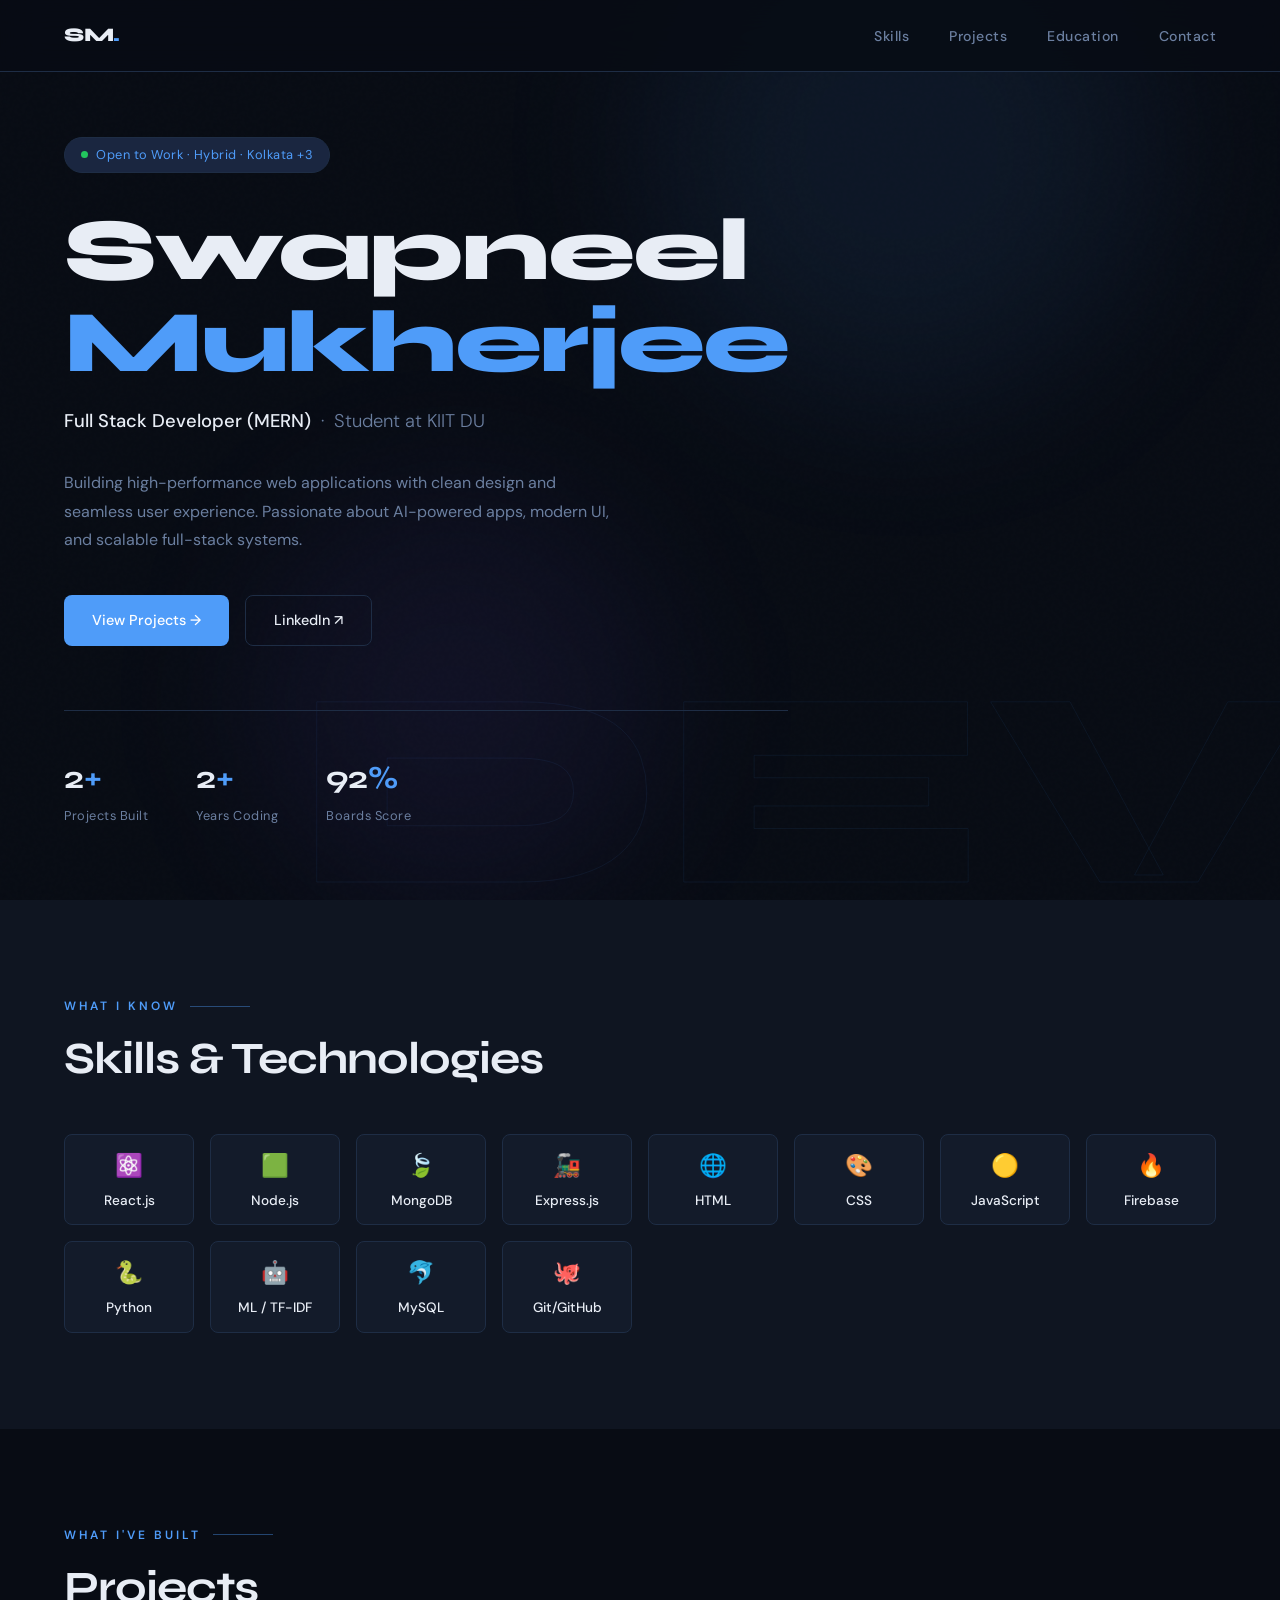
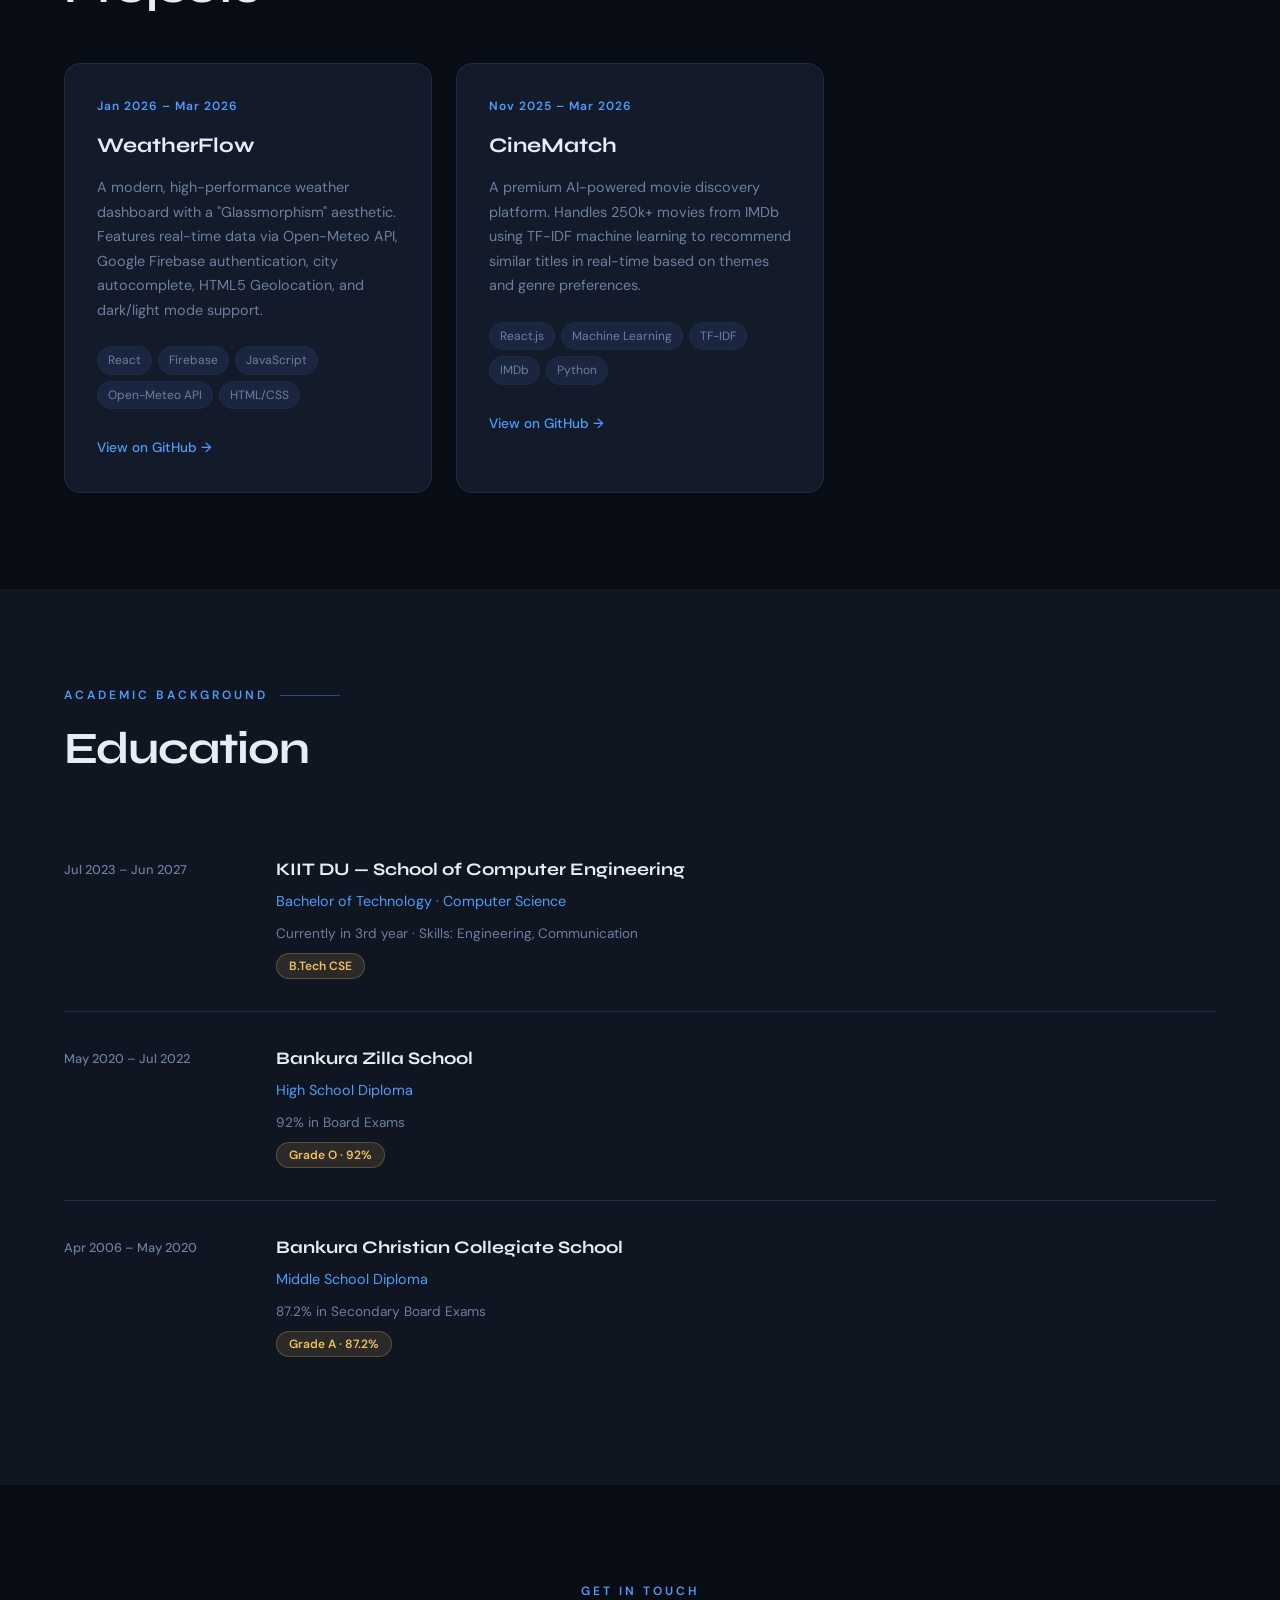
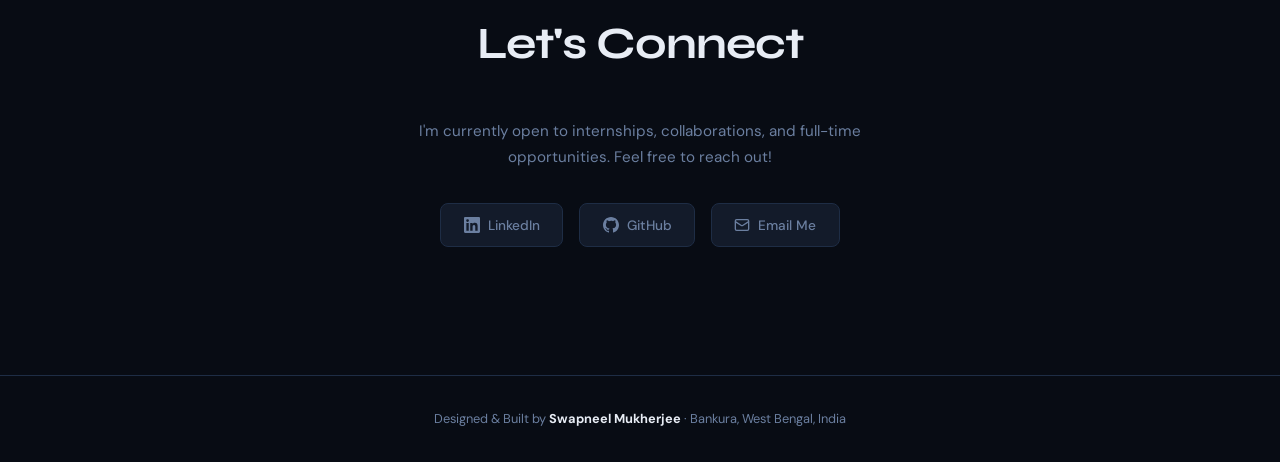
<file: Personal_Portfolio/index.html>
<!DOCTYPE html>
<html lang="en">
<head>
<meta charset="UTF-8">
<meta name="viewport" content="width=device-width, initial-scale=1.0">
<title>Swapneel Mukherjee — Portfolio</title>
<link href="https://fonts.googleapis.com/css2?family=Syne:wght@400;600;700;800&family=DM+Sans:ital,wght@0,300;0,400;0,500;1,300&display=swap" rel="stylesheet">
<style>
  *, *::before, *::after { margin: 0; padding: 0; box-sizing: border-box; }

  :root {
    --bg: #080c14;
    --surface: #0f1521;
    --card: #131b2a;
    --border: #1e2d45;
    --accent: #4f9cf9;
    --accent2: #7c5cfc;
    --gold: #f0c060;
    --text: #e8edf5;
    --muted: #6b7fa0;
    --tag-bg: #1a2640;
  }

  html { scroll-behavior: smooth; }

  body {
    background: var(--bg);
    color: var(--text);
    font-family: 'DM Sans', sans-serif;
    font-size: 16px;
    line-height: 1.7;
    overflow-x: hidden;
  }


  body::before {
    content: '';
    position: fixed;
    inset: 0;
    background-image: url("data:image/svg+xml,%3Csvg viewBox='0 0 256 256' xmlns='http://www.w3.org/2000/svg'%3E%3Cfilter id='noise'%3E%3CfeTurbulence type='fractalNoise' baseFrequency='0.9' numOctaves='4' stitchTiles='stitch'/%3E%3C/filter%3E%3Crect width='100%25' height='100%25' filter='url(%23noise)' opacity='0.03'/%3E%3C/svg%3E");
    pointer-events: none;
    z-index: 0;
    opacity: 0.4;
  }

 
  nav {
    position: fixed;
    top: 0; left: 0; right: 0;
    z-index: 100;
    display: flex;
    align-items: center;
    justify-content: space-between;
    padding: 1.2rem 4rem;
    background: rgba(8,12,20,0.85);
    backdrop-filter: blur(20px);
    border-bottom: 1px solid var(--border);
  }
  .nav-logo {
    font-family: 'Syne', sans-serif;
    font-weight: 800;
    font-size: 1.2rem;
    letter-spacing: -0.5px;
    color: var(--text);
    text-decoration: none;
  }
  .nav-logo span { color: var(--accent); }
  .nav-links { display: flex; gap: 2.5rem; list-style: none; }
  .nav-links a {
    color: var(--muted);
    text-decoration: none;
    font-size: 0.88rem;
    font-weight: 500;
    letter-spacing: 0.5px;
    transition: color 0.2s;
  }
  .nav-links a:hover { color: var(--text); }


  .hero {
    min-height: 100vh;
    display: flex;
    align-items: center;
    padding: 8rem 4rem 4rem;
    position: relative;
    overflow: hidden;
  }


  .hero-bg-text {
    position: absolute;
    bottom: -2rem;
    right: -2rem;
    font-family: 'Syne', sans-serif;
    font-size: 22vw;
    font-weight: 800;
    color: transparent;
    -webkit-text-stroke: 1px rgba(79,156,249,0.07);
    user-select: none;
    pointer-events: none;
    line-height: 1;
    white-space: nowrap;
  }

 
  .orb {
    position: absolute;
    border-radius: 50%;
    filter: blur(80px);
    pointer-events: none;
  }
  .orb-1 { width: 500px; height: 500px; background: rgba(79,156,249,0.08); top: -100px; right: 10%; }
  .orb-2 { width: 400px; height: 400px; background: rgba(124,92,252,0.07); bottom: 0; left: 20%; }

  .hero-content { position: relative; z-index: 1; max-width: 800px; }

  .hero-badge {
    display: inline-flex;
    align-items: center;
    gap: 8px;
    background: var(--tag-bg);
    border: 1px solid var(--border);
    border-radius: 100px;
    padding: 6px 16px;
    font-size: 0.8rem;
    color: var(--accent);
    margin-bottom: 2rem;
    letter-spacing: 0.5px;
    animation: fadeUp 0.6s ease both;
  }
  .hero-badge::before {
    content: '';
    width: 7px; height: 7px;
    border-radius: 50%;
    background: #22c55e;
    animation: pulse 2s infinite;
  }
  @keyframes pulse {
    0%, 100% { opacity: 1; }
    50% { opacity: 0.4; }
  }

  .hero-name {
    font-family: 'Syne', sans-serif;
    font-size: clamp(3rem, 7vw, 5.5rem);
    font-weight: 800;
    line-height: 1.05;
    letter-spacing: -2px;
    margin-bottom: 1rem;
    animation: fadeUp 0.6s 0.1s ease both;
  }
  .hero-name .line2 { color: var(--accent); }

  .hero-role {
    font-size: 1.15rem;
    color: var(--muted);
    margin-bottom: 2rem;
    font-weight: 300;
    animation: fadeUp 0.6s 0.2s ease both;
  }
  .hero-role strong { color: var(--text); font-weight: 500; }

  .hero-desc {
    font-size: 1rem;
    color: var(--muted);
    max-width: 560px;
    line-height: 1.8;
    margin-bottom: 2.5rem;
    animation: fadeUp 0.6s 0.3s ease both;
  }

  .hero-cta {
    display: flex;
    gap: 1rem;
    flex-wrap: wrap;
    animation: fadeUp 0.6s 0.4s ease both;
  }
  .btn {
    display: inline-flex;
    align-items: center;
    gap: 8px;
    padding: 0.75rem 1.75rem;
    border-radius: 8px;
    font-size: 0.9rem;
    font-weight: 500;
    text-decoration: none;
    transition: all 0.2s;
    cursor: pointer;
    border: none;
  }
  .btn-primary {
    background: var(--accent);
    color: #fff;
  }
  .btn-primary:hover { background: #3b8ef0; transform: translateY(-2px); }
  .btn-outline {
    background: transparent;
    color: var(--text);
    border: 1px solid var(--border);
  }
  .btn-outline:hover { border-color: var(--accent); color: var(--accent); transform: translateY(-2px); }

  
  .stats-row {
    display: flex;
    gap: 3rem;
    margin-top: 4rem;
    padding-top: 2.5rem;
    border-top: 1px solid var(--border);
    animation: fadeUp 0.6s 0.5s ease both;
  }
  .stat-item {}
  .stat-num {
    font-family: 'Syne', sans-serif;
    font-size: 2rem;
    font-weight: 700;
    color: var(--text);
  }
  .stat-num span { color: var(--accent); }
  .stat-label { font-size: 0.8rem; color: var(--muted); letter-spacing: 0.5px; }

  @keyframes fadeUp {
    from { opacity: 0; transform: translateY(24px); }
    to { opacity: 1; transform: translateY(0); }
  }

 
  section {
    padding: 6rem 4rem;
    position: relative;
  }
  .section-label {
    display: flex;
    align-items: center;
    gap: 12px;
    font-size: 0.75rem;
    font-weight: 600;
    letter-spacing: 3px;
    color: var(--accent);
    text-transform: uppercase;
    margin-bottom: 1rem;
  }
  .section-label::after {
    content: '';
    flex: 1;
    max-width: 60px;
    height: 1px;
    background: var(--accent);
    opacity: 0.4;
  }
  .section-title {
    font-family: 'Syne', sans-serif;
    font-size: clamp(1.8rem, 4vw, 2.8rem);
    font-weight: 700;
    letter-spacing: -1px;
    margin-bottom: 3rem;
    line-height: 1.2;
  }


  .skills-section { background: var(--surface); }
  .skills-grid {
    display: grid;
    grid-template-columns: repeat(auto-fill, minmax(120px, 1fr));
    gap: 1rem;
  }
  .skill-chip {
    background: var(--card);
    border: 1px solid var(--border);
    border-radius: 8px;
    padding: 0.75rem 1rem;
    text-align: center;
    font-size: 0.85rem;
    font-weight: 500;
    color: var(--text);
    transition: all 0.2s;
  }
  .skill-chip:hover {
    border-color: var(--accent);
    color: var(--accent);
    transform: translateY(-3px);
  }
  .skill-chip .skill-icon { font-size: 1.4rem; display: block; margin-bottom: 4px; }


  .projects-grid {
    display: grid;
    grid-template-columns: repeat(auto-fill, minmax(340px, 1fr));
    gap: 1.5rem;
  }
  .project-card {
    background: var(--card);
    border: 1px solid var(--border);
    border-radius: 16px;
    padding: 2rem;
    transition: all 0.3s;
    position: relative;
    overflow: hidden;
  }
  .project-card::before {
    content: '';
    position: absolute;
    top: 0; left: 0; right: 0;
    height: 2px;
    background: linear-gradient(90deg, var(--accent), var(--accent2));
    opacity: 0;
    transition: opacity 0.3s;
  }
  .project-card:hover { border-color: rgba(79,156,249,0.3); transform: translateY(-4px); }
  .project-card:hover::before { opacity: 1; }

  .project-year {
    font-size: 0.75rem;
    color: var(--accent);
    letter-spacing: 1px;
    margin-bottom: 0.75rem;
    font-weight: 600;
  }
  .project-title {
    font-family: 'Syne', sans-serif;
    font-size: 1.3rem;
    font-weight: 700;
    margin-bottom: 0.75rem;
    color: var(--text);
  }
  .project-desc {
    font-size: 0.9rem;
    color: var(--muted);
    line-height: 1.7;
    margin-bottom: 1.5rem;
  }
  .project-tags {
    display: flex;
    flex-wrap: wrap;
    gap: 6px;
    margin-bottom: 1.5rem;
  }
  .tag {
    background: var(--tag-bg);
    border: 1px solid var(--border);
    color: var(--muted);
    font-size: 0.75rem;
    padding: 3px 10px;
    border-radius: 100px;
  }
  .project-link {
    display: inline-flex;
    align-items: center;
    gap: 6px;
    color: var(--accent);
    font-size: 0.85rem;
    text-decoration: none;
    font-weight: 500;
    transition: gap 0.2s;
  }
  .project-link:hover { gap: 10px; }


  .edu-section { background: var(--surface); }
  .edu-timeline { display: flex; flex-direction: column; gap: 0; }
  .edu-item {
    display: grid;
    grid-template-columns: 180px 1fr;
    gap: 2rem;
    padding: 2rem 0;
    border-bottom: 1px solid var(--border);
    position: relative;
  }
  .edu-item:last-child { border-bottom: none; }
  .edu-year {
    font-size: 0.8rem;
    color: var(--muted);
    padding-top: 4px;
    font-weight: 500;
  }
  .edu-school {
    font-family: 'Syne', sans-serif;
    font-size: 1.1rem;
    font-weight: 700;
    margin-bottom: 0.25rem;
  }
  .edu-degree {
    font-size: 0.9rem;
    color: var(--accent);
    margin-bottom: 0.5rem;
  }
  .edu-note {
    font-size: 0.85rem;
    color: var(--muted);
  }
  .edu-badge {
    display: inline-block;
    background: rgba(240,192,96,0.12);
    color: var(--gold);
    border: 1px solid rgba(240,192,96,0.25);
    border-radius: 100px;
    padding: 2px 12px;
    font-size: 0.75rem;
    font-weight: 600;
    margin-top: 0.5rem;
  }


  .contact-section {
    text-align: center;
    padding: 6rem 4rem 8rem;
  }
  .contact-section .section-label { justify-content: center; }
  .contact-section .section-label::after { display: none; }
  .contact-email {
    font-family: 'Syne', sans-serif;
    font-size: clamp(1.5rem, 4vw, 2.5rem);
    font-weight: 700;
    color: var(--accent);
    text-decoration: none;
    display: block;
    margin: 1rem 0 2.5rem;
    transition: color 0.2s;
  }
  .contact-email:hover { color: var(--text); }
  .social-links {
    display: flex;
    justify-content: center;
    gap: 1rem;
    flex-wrap: wrap;
  }
  .social-link {
    display: inline-flex;
    align-items: center;
    gap: 8px;
    padding: 0.6rem 1.4rem;
    background: var(--card);
    border: 1px solid var(--border);
    border-radius: 8px;
    color: var(--muted);
    text-decoration: none;
    font-size: 0.85rem;
    font-weight: 500;
    transition: all 0.2s;
  }
  .social-link:hover { border-color: var(--accent); color: var(--accent); }


  footer {
    text-align: center;
    padding: 2rem;
    border-top: 1px solid var(--border);
    font-size: 0.8rem;
    color: var(--muted);
  }


  .reveal {
    opacity: 0;
    transform: translateY(30px);
    transition: opacity 0.7s ease, transform 0.7s ease;
  }
  .reveal.visible {
    opacity: 1;
    transform: none;
  }

  @media (max-width: 768px) {
    nav { padding: 1rem 1.5rem; }
    .nav-links { display: none; }
    section { padding: 4rem 1.5rem; }
    .hero { padding: 7rem 1.5rem 4rem; }
    .stats-row { gap: 1.5rem; }
    .edu-item { grid-template-columns: 1fr; gap: 0.5rem; }
    .projects-grid { grid-template-columns: 1fr; }
  }
</style>
</head>
<body>

<nav>
  <a href="#" class="nav-logo">SM<span>.</span></a>
  <ul class="nav-links">
    <li><a href="#skills">Skills</a></li>
    <li><a href="#projects">Projects</a></li>
    <li><a href="#education">Education</a></li>
    <li><a href="#contact">Contact</a></li>
  </ul>
</nav>


<section class="hero" id="home">
  <div class="orb orb-1"></div>
  <div class="orb orb-2"></div>
  <div class="hero-bg-text">DEV</div>

  <div class="hero-content">
    <div class="hero-badge">Open to Work · Hybrid · Kolkata +3</div>
    <h1 class="hero-name">
      Swapneel<br>
      <span class="line2">Mukherjee</span>
    </h1>
    <p class="hero-role">
      <strong>Full Stack Developer (MERN)</strong> &nbsp;·&nbsp; Student at KIIT DU
    </p>
    <p class="hero-desc">
      Building high-performance web applications with clean design and seamless user experience. Passionate about AI-powered apps, modern UI, and scalable full-stack systems.
    </p>
    <div class="hero-cta">
      <a href="#projects" class="btn btn-primary">View Projects →</a>
      <a href="https://www.linkedin.com/in/swapneel-mukherjee-96aa882a0/" target="_blank" class="btn btn-outline">LinkedIn ↗</a>
    </div>

    <div class="stats-row">
      <div class="stat-item">
        <div class="stat-num">2<span>+</span></div>
        <div class="stat-label">Projects Built</div>
      </div>
      <div class="stat-item">
        <div class="stat-num">2<span>+</span></div>
        <div class="stat-label">Years Coding</div>
      </div>
      <div class="stat-item">
        <div class="stat-num">92<span>%</span></div>
        <div class="stat-label">Boards Score</div>
      </div>
    </div>
  </div>
</section>


<section class="skills-section" id="skills">
  <div class="section-label">What I Know</div>
  <h2 class="section-title reveal">Skills &amp; Technologies</h2>
  <div class="skills-grid reveal">
    <div class="skill-chip"><span class="skill-icon">⚛️</span>React.js</div>
    <div class="skill-chip"><span class="skill-icon">🟩</span>Node.js</div>
    <div class="skill-chip"><span class="skill-icon">🍃</span>MongoDB</div>
    <div class="skill-chip"><span class="skill-icon">🚂</span>Express.js</div>
    <div class="skill-chip"><span class="skill-icon">🌐</span>HTML</div>
    <div class="skill-chip"><span class="skill-icon">🎨</span>CSS</div>
    <div class="skill-chip"><span class="skill-icon">🟡</span>JavaScript</div>
    <div class="skill-chip"><span class="skill-icon">🔥</span>Firebase</div>
    <div class="skill-chip"><span class="skill-icon">🐍</span>Python</div>
    <div class="skill-chip"><span class="skill-icon">🤖</span>ML / TF-IDF</div>
    <div class="skill-chip"><span class="skill-icon">🐬</span>MySQL</div>
    <div class="skill-chip"><span class="skill-icon">🐙</span>Git/GitHub</div>
  </div>
</section>


<section id="projects">
  <div class="section-label">What I've Built</div>
  <h2 class="section-title reveal">Projects</h2>
  <div class="projects-grid">

    <div class="project-card reveal">
      <div class="project-year">Jan 2026 – Mar 2026</div>
      <div class="project-title">WeatherFlow</div>
      <p class="project-desc">A modern, high-performance weather dashboard with a "Glassmorphism" aesthetic. Features real-time data via Open-Meteo API, Google Firebase authentication, city autocomplete, HTML5 Geolocation, and dark/light mode support.</p>
      <div class="project-tags">
        <span class="tag">React</span>
        <span class="tag">Firebase</span>
        <span class="tag">JavaScript</span>
        <span class="tag">Open-Meteo API</span>
        <span class="tag">HTML/CSS</span>
      </div>
      <a href="https://github.com/swapneelmukherjee2004-bit/WeatherApp" target="_blank" class="project-link">View on GitHub →</a>
    </div>

    <div class="project-card reveal">
      <div class="project-year">Nov 2025 – Mar 2026</div>
      <div class="project-title">CineMatch</div>
      <p class="project-desc">A premium AI-powered movie discovery platform. Handles 250k+ movies from IMDb using TF-IDF machine learning to recommend similar titles in real-time based on themes and genre preferences.</p>
      <div class="project-tags">
        <span class="tag">React.js</span>
        <span class="tag">Machine Learning</span>
        <span class="tag">TF-IDF</span>
        <span class="tag">IMDb</span>
        <span class="tag">Python</span>
      </div>
      <a href="https://github.com/swapneelmukherjee2004-bit/MinorProject" target="_blank" class="project-link">View on GitHub →</a>
    </div>

  </div>
</section>


<section class="edu-section" id="education">
  <div class="section-label">Academic Background</div>
  <h2 class="section-title reveal">Education</h2>
  <div class="edu-timeline">

    <div class="edu-item reveal">
      <div class="edu-year">Jul 2023 – Jun 2027</div>
      <div>
        <div class="edu-school">KIIT DU — School of Computer Engineering</div>
        <div class="edu-degree">Bachelor of Technology · Computer Science</div>
        <div class="edu-note">Currently in 3rd year · Skills: Engineering, Communication</div>
        <span class="edu-badge">B.Tech CSE</span>
      </div>
    </div>

    <div class="edu-item reveal">
      <div class="edu-year">May 2020 – Jul 2022</div>
      <div>
        <div class="edu-school">Bankura Zilla School</div>
        <div class="edu-degree">High School Diploma</div>
        <div class="edu-note">92% in Board Exams</div>
        <span class="edu-badge">Grade O · 92%</span>
      </div>
    </div>

    <div class="edu-item reveal">
      <div class="edu-year">Apr 2006 – May 2020</div>
      <div>
        <div class="edu-school">Bankura Christian Collegiate School</div>
        <div class="edu-degree">Middle School Diploma</div>
        <div class="edu-note">87.2% in Secondary Board Exams</div>
        <span class="edu-badge">Grade A · 87.2%</span>
      </div>
    </div>

  </div>
</section>


<section class="contact-section" id="contact">
  <div class="section-label">Get In Touch</div>
  <h2 class="section-title reveal">Let's Connect</h2>
  <p style="color:var(--muted); max-width:480px; margin: 0 auto 2rem; font-size:0.95rem;" class="reveal">
    I'm currently open to internships, collaborations, and full-time opportunities. Feel free to reach out!
  </p>
  <div class="social-links reveal">
    <a href="https://www.linkedin.com/in/swapneel-mukherjee-96aa882a0/" target="_blank" class="social-link">
      <svg width="16" height="16" viewBox="0 0 24 24" fill="currentColor"><path d="M20.447 20.452h-3.554v-5.569c0-1.328-.027-3.037-1.852-3.037-1.853 0-2.136 1.445-2.136 2.939v5.667H9.351V9h3.414v1.561h.046c.477-.9 1.637-1.85 3.37-1.85 3.601 0 4.267 2.37 4.267 5.455v6.286zM5.337 7.433a2.062 2.062 0 0 1-2.063-2.065 2.064 2.064 0 1 1 2.063 2.065zm1.782 13.019H3.555V9h3.564v11.452zM22.225 0H1.771C.792 0 0 .774 0 1.729v20.542C0 23.227.792 24 1.771 24h20.451C23.2 24 24 23.227 24 22.271V1.729C24 .774 23.2 0 22.222 0h.003z"/></svg>
      LinkedIn
    </a>
    <a href="https://github.com/swapneelmukherjee2004-bit" target="_blank" class="social-link">
      <svg width="16" height="16" viewBox="0 0 24 24" fill="currentColor"><path d="M12 0C5.374 0 0 5.373 0 12c0 5.302 3.438 9.8 8.207 11.387.599.111.793-.261.793-.577v-2.234c-3.338.726-4.033-1.416-4.033-1.416-.546-1.387-1.333-1.756-1.333-1.756-1.089-.745.083-.729.083-.729 1.205.084 1.839 1.237 1.839 1.237 1.07 1.834 2.807 1.304 3.492.997.107-.775.418-1.305.762-1.604-2.665-.305-5.467-1.334-5.467-5.931 0-1.311.469-2.381 1.236-3.221-.124-.303-.535-1.524.117-3.176 0 0 1.008-.322 3.301 1.23A11.509 11.509 0 0 1 12 5.803c1.02.005 2.047.138 3.006.404 2.291-1.552 3.297-1.23 3.297-1.23.653 1.653.242 2.874.118 3.176.77.84 1.235 1.911 1.235 3.221 0 4.609-2.807 5.624-5.479 5.921.43.372.823 1.102.823 2.222v3.293c0 .319.192.694.801.576C20.566 21.797 24 17.3 24 12c0-6.627-5.373-12-12-12z"/></svg>
      GitHub
    </a>
    <a href="mailto:swapneelmukherjee@example.com" class="social-link">
      <svg width="16" height="16" viewBox="0 0 24 24" fill="none" stroke="currentColor" stroke-width="2"><rect x="2" y="4" width="20" height="16" rx="2"/><path d="m22 7-8.97 5.7a1.94 1.94 0 0 1-2.06 0L2 7"/></svg>
      Email Me
    </a>
  </div>
</section>

<footer>
  <p>Designed &amp; Built by <strong style="color:var(--text)">Swapneel Mukherjee</strong> · Bankura, West Bengal, India</p>
</footer>

<script>
  const reveals = document.querySelectorAll('.reveal');
  const observer = new IntersectionObserver((entries) => {
    entries.forEach((entry, i) => {
      if (entry.isIntersecting) {
        setTimeout(() => entry.target.classList.add('visible'), i * 80);
        observer.unobserve(entry.target);
      }
    });
  }, { threshold: 0.1 });
  reveals.forEach(el => observer.observe(el));
</script>
</body>
</html>
</file>
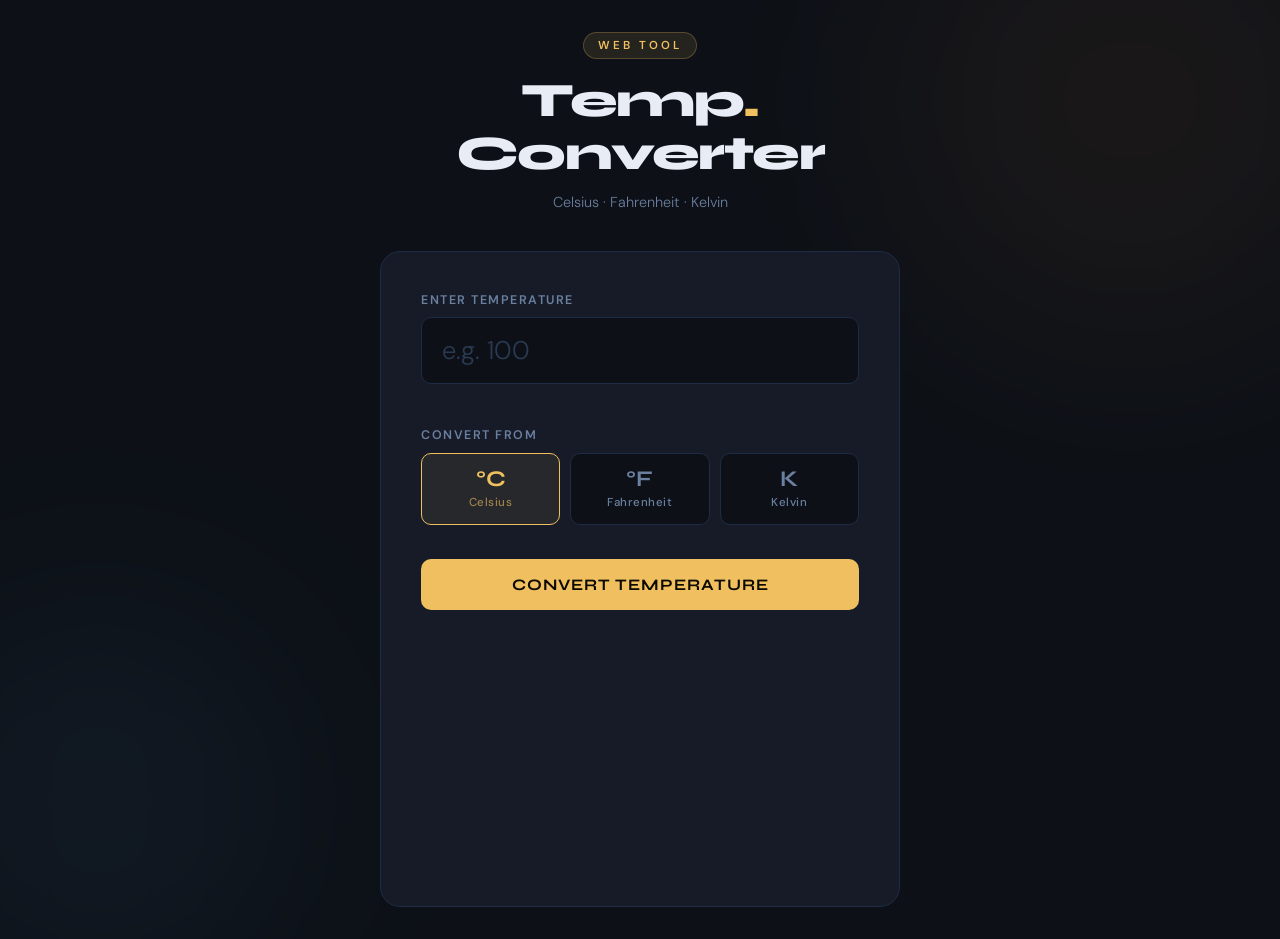
<file: Temperature_Converter/index.html>
<!DOCTYPE html>
<html lang="en">
<head>
  <meta charset="UTF-8">
  <meta name="viewport" content="width=device-width, initial-scale=1.0">
  <title>Temperature Converter</title>
  <link href="https://fonts.googleapis.com/css2?family=Syne:wght@700;800&family=DM+Sans:wght@300;400;500&display=swap" rel="stylesheet">
  <link rel="stylesheet" href="style.css">
</head>
<body>

  <div class="wrapper">

    <div class="header">
      <div class="header-tag">Web Tool</div>
      <h1>Temp<span>.</span><br>Converter</h1>
      <p class="subtitle">Celsius · Fahrenheit · Kelvin</p>
    </div>

    <div class="card">


      <div class="input-group">
        <label for="tempInput">Enter Temperature</label>
        <input type="number" id="tempInput" placeholder="e.g. 100" step="any" />
      </div>
      <div class="error-msg" id="errorMsg"></div>

     
      <span class="unit-label">Convert From</span>
      <div class="unit-selector">
        <input type="radio" name="unit" id="celsius" value="celsius" checked>
        <label for="celsius">
          <span class="unit-sym">°C</span>
          <span class="unit-name">Celsius</span>
        </label>

        <input type="radio" name="unit" id="fahrenheit" value="fahrenheit">
        <label for="fahrenheit">
          <span class="unit-sym">°F</span>
          <span class="unit-name">Fahrenheit</span>
        </label>

        <input type="radio" name="unit" id="kelvin" value="kelvin">
        <label for="kelvin">
          <span class="unit-sym">K</span>
          <span class="unit-name">Kelvin</span>
        </label>
      </div>


      <button class="convert-btn" onclick="convert()">Convert Temperature</button>


      <div class="result-area" id="resultArea">
        <div class="result-inner">
          <div>
            <div class="result-label">Converted Result</div>
            <div class="result-value" id="resultValue">—</div>
            <div class="result-from" id="resultFrom"></div>
          </div>
          <div class="result-icon" id="resultIcon">🌡️</div>
        </div>
      </div>


      <div class="all-conversions" id="allConversions">
        <div class="conv-chip">
          <div class="chip-unit">°C Celsius</div>
          <div class="chip-val" id="cVal">—</div>
        </div>
        <div class="conv-chip">
          <div class="chip-unit">°F Fahrenheit</div>
          <div class="chip-val" id="fVal">—</div>
        </div>
        <div class="conv-chip">
          <div class="chip-unit">K Kelvin</div>
          <div class="chip-val" id="kVal">—</div>
        </div>
      </div>

  
      <div class="reset-row" id="resetRow">
        <button class="reset-btn" onclick="reset()">Clear &amp; Reset</button>
      </div>

    </div>
  </div>

  <script src="script.js"></script>
</body>
</html>
</file>
<file: style.css>
/* ===== FONTS ===== */
@import url('https://fonts.googleapis.com/css2?family=Inter:wght@300;400;500;600;700;800;900&family=Space+Grotesk:wght@400;500;600;700&display=swap');

/* ===== CSS CUSTOM PROPERTIES ===== */
:root {
  /* Colors */
  --bg-primary: #0a0e1a;
  --bg-secondary: #0f1428;
  --bg-card: rgba(15, 20, 40, 0.6);
  --bg-glass: rgba(255, 255, 255, 0.04);
  --border-glass: rgba(255, 255, 255, 0.08);

  --text-primary: #f0f0f5;
  --text-secondary: #8b8fa3;
  --text-muted: #5a5e72;

  --accent-purple: #a855f7;
  --accent-cyan: #22d3ee;
  --accent-violet: #7c3aed;
  --accent-pink: #ec4899;

  --gradient-primary: linear-gradient(135deg, #a855f7 0%, #22d3ee 100%);
  --gradient-hero: linear-gradient(135deg, rgba(168, 85, 247, 0.15) 0%, rgba(34, 211, 238, 0.08) 100%);
  --gradient-card: linear-gradient(145deg, rgba(168, 85, 247, 0.08) 0%, rgba(34, 211, 238, 0.04) 100%);
  --gradient-glow: radial-gradient(ellipse at center, rgba(168, 85, 247, 0.2) 0%, transparent 70%);

  /* Spacing */
  --section-padding: 100px 0;
  --container-max: 1200px;
  --container-padding: 0 24px;

  /* Borders */
  --radius-sm: 8px;
  --radius-md: 12px;
  --radius-lg: 20px;
  --radius-xl: 28px;
  --radius-full: 999px;

  /* Transitions */
  --transition-fast: 0.2s cubic-bezier(0.4, 0, 0.2, 1);
  --transition-smooth: 0.4s cubic-bezier(0.4, 0, 0.2, 1);
  --transition-spring: 0.6s cubic-bezier(0.34, 1.56, 0.64, 1);

  /* Shadows */
  --shadow-glow: 0 0 40px rgba(168, 85, 247, 0.15);
  --shadow-card: 0 4px 24px rgba(0, 0, 0, 0.3);
  --shadow-elevated: 0 8px 40px rgba(0, 0, 0, 0.4);
}

/* ===== RESET & BASE ===== */
*,
*::before,
*::after {
  margin: 0;
  padding: 0;
  box-sizing: border-box;
}

html {
  scroll-behavior: smooth;
  font-size: 16px;
}

body {
  font-family: 'Inter', -apple-system, BlinkMacSystemFont, sans-serif;
  background-color: var(--bg-primary);
  color: var(--text-primary);
  line-height: 1.6;
  overflow-x: hidden;
  -webkit-font-smoothing: antialiased;
  -moz-osx-font-smoothing: grayscale;
}

img {
  max-width: 100%;
  height: auto;
  display: block;
}

a {
  text-decoration: none;
  color: inherit;
  transition: var(--transition-fast);
}

ul {
  list-style: none;
}

/* ===== UTILITY CLASSES ===== */
.container {
  max-width: var(--container-max);
  margin: 0 auto;
  padding: var(--container-padding);
}

.section-header {
  text-align: center;
  margin-bottom: 64px;
}

.section-label {
  font-family: 'Space Grotesk', sans-serif;
  font-size: 0.8rem;
  font-weight: 600;
  letter-spacing: 3px;
  text-transform: uppercase;
  background: var(--gradient-primary);
  -webkit-background-clip: text;
  -webkit-text-fill-color: transparent;
  background-clip: text;
  margin-bottom: 16px;
  display: inline-block;
}

.section-title {
  font-family: 'Space Grotesk', sans-serif;
  font-size: clamp(2rem, 4vw, 3rem);
  font-weight: 700;
  line-height: 1.2;
  margin-bottom: 16px;
}

.section-subtitle {
  font-size: 1.05rem;
  color: var(--text-secondary);
  max-width: 600px;
  margin: 0 auto;
  line-height: 1.7;
}

/* ===== BACKGROUND EFFECTS ===== */
.bg-glow {
  position: fixed;
  width: 600px;
  height: 600px;
  border-radius: 50%;
  filter: blur(120px);
  opacity: 0.4;
  pointer-events: none;
  z-index: 0;
}

.bg-glow--purple {
  background: rgba(168, 85, 247, 0.12);
  top: -200px;
  left: -100px;
  animation: floatGlow 15s ease-in-out infinite;
}

.bg-glow--cyan {
  background: rgba(34, 211, 238, 0.08);
  bottom: 200px;
  right: -200px;
  animation: floatGlow 18s ease-in-out infinite reverse;
}

.bg-glow--pink {
  background: rgba(236, 72, 153, 0.06);
  top: 50%;
  left: 40%;
  animation: floatGlow 20s ease-in-out infinite 3s;
}

@keyframes floatGlow {
  0%, 100% { transform: translate(0, 0) scale(1); }
  33% { transform: translate(40px, -30px) scale(1.1); }
  66% { transform: translate(-20px, 40px) scale(0.95); }
}

/* ===== GRID BACKGROUND ===== */
.grid-background {
  position: fixed;
  top: 0;
  left: 0;
  width: 100%;
  height: 100%;
  background-image:
    linear-gradient(rgba(255,255,255,0.02) 1px, transparent 1px),
    linear-gradient(90deg, rgba(255,255,255,0.02) 1px, transparent 1px);
  background-size: 60px 60px;
  pointer-events: none;
  z-index: 0;
}

/* ===== HEADER / NAVBAR ===== */
.header {
  position: fixed;
  top: 0;
  left: 0;
  width: 100%;
  z-index: 1000;
  padding: 16px 0;
  background: rgba(10, 14, 26, 0.8);
  backdrop-filter: blur(20px);
  -webkit-backdrop-filter: blur(20px);
  border-bottom: 1px solid var(--border-glass);
  transition: var(--transition-smooth);
}

.header__inner {
  display: flex;
  align-items: center;
  justify-content: space-between;
}

.logo {
  display: flex;
  align-items: center;
  gap: 10px;
  font-family: 'Space Grotesk', sans-serif;
  font-size: 1.35rem;
  font-weight: 700;
}

.logo__icon {
  width: 36px;
  height: 36px;
  border-radius: var(--radius-sm);
  background: var(--gradient-primary);
  display: flex;
  align-items: center;
  justify-content: center;
  font-size: 1.1rem;
  font-weight: 800;
  color: white;
}

.nav__list {
  display: flex;
  gap: 36px;
  align-items: center;
}

.nav__link {
  font-size: 0.9rem;
  font-weight: 500;
  color: var(--text-secondary);
  position: relative;
  padding: 4px 0;
}

.nav__link::after {
  content: '';
  position: absolute;
  bottom: -2px;
  left: 0;
  width: 0;
  height: 2px;
  background: var(--gradient-primary);
  border-radius: 2px;
  transition: var(--transition-smooth);
}

.nav__link:hover {
  color: var(--text-primary);
}

.nav__link:hover::after {
  width: 100%;
}

.nav__cta {
  padding: 10px 24px;
  border-radius: var(--radius-full);
  background: var(--gradient-primary);
  color: white;
  font-size: 0.88rem;
  font-weight: 600;
  border: none;
  cursor: pointer;
  transition: var(--transition-smooth);
}

.nav__cta:hover {
  transform: translateY(-2px);
  box-shadow: 0 4px 20px rgba(168, 85, 247, 0.4);
}

/* Mobile menu toggle */
.nav__toggle {
  display: none;
  flex-direction: column;
  gap: 5px;
  cursor: pointer;
  background: none;
  border: none;
  padding: 4px;
}

.nav__toggle span {
  display: block;
  width: 24px;
  height: 2px;
  background: var(--text-primary);
  border-radius: 2px;
  transition: var(--transition-fast);
}

/* ===== HERO SECTION ===== */
.hero {
  position: relative;
  min-height: 100vh;
  display: flex;
  align-items: center;
  padding: 120px 0 80px;
  z-index: 1;
  overflow: hidden;
}

.hero__inner {
  display: grid;
  grid-template-columns: 1fr 1fr;
  gap: 60px;
  align-items: center;
}

.hero__content {
  position: relative;
  z-index: 2;
}

.hero__badge {
  display: inline-flex;
  align-items: center;
  gap: 8px;
  padding: 8px 18px;
  border-radius: var(--radius-full);
  background: var(--bg-glass);
  border: 1px solid var(--border-glass);
  font-size: 0.82rem;
  color: var(--text-secondary);
  margin-bottom: 28px;
  backdrop-filter: blur(10px);
}

.hero__badge-dot {
  width: 8px;
  height: 8px;
  border-radius: 50%;
  background: #4ade80;
  animation: pulse 2s ease-in-out infinite;
}

@keyframes pulse {
  0%, 100% { opacity: 1; transform: scale(1); }
  50% { opacity: 0.5; transform: scale(0.8); }
}

.hero__title {
  font-family: 'Space Grotesk', sans-serif;
  font-size: clamp(2.5rem, 5.5vw, 4.2rem);
  font-weight: 800;
  line-height: 1.1;
  margin-bottom: 24px;
  letter-spacing: -1px;
}

.hero__title-gradient {
  background: var(--gradient-primary);
  -webkit-background-clip: text;
  -webkit-text-fill-color: transparent;
  background-clip: text;
}

.hero__description {
  font-size: 1.1rem;
  color: var(--text-secondary);
  line-height: 1.8;
  margin-bottom: 40px;
  max-width: 520px;
}

.hero__actions {
  display: flex;
  gap: 16px;
  align-items: center;
  flex-wrap: wrap;
}

.btn {
  display: inline-flex;
  align-items: center;
  gap: 8px;
  padding: 14px 32px;
  border-radius: var(--radius-full);
  font-size: 0.95rem;
  font-weight: 600;
  cursor: pointer;
  transition: var(--transition-smooth);
  border: none;
  font-family: 'Inter', sans-serif;
}

.btn--primary {
  background: var(--gradient-primary);
  color: white;
  box-shadow: 0 4px 20px rgba(168, 85, 247, 0.3);
}

.btn--primary:hover {
  transform: translateY(-3px);
  box-shadow: 0 8px 30px rgba(168, 85, 247, 0.5);
}

.btn--ghost {
  background: transparent;
  color: var(--text-primary);
  border: 1px solid var(--border-glass);
  backdrop-filter: blur(10px);
}

.btn--ghost:hover {
  background: var(--bg-glass);
  border-color: rgba(168, 85, 247, 0.3);
  transform: translateY(-3px);
}

.hero__visual {
  position: relative;
  display: flex;
  justify-content: center;
  align-items: center;
}

.hero__image-wrapper {
  position: relative;
  width: 100%;
  max-width: 500px;
  aspect-ratio: 1;
  border-radius: var(--radius-xl);
  overflow: hidden;
  animation: floatHero 6s ease-in-out infinite;
}

.hero__image-wrapper img {
  width: 100%;
  height: 100%;
  object-fit: cover;
  border-radius: var(--radius-xl);
}

.hero__image-glow {
  position: absolute;
  inset: -2px;
  border-radius: var(--radius-xl);
  background: var(--gradient-primary);
  opacity: 0.3;
  filter: blur(30px);
  z-index: -1;
}

@keyframes floatHero {
  0%, 100% { transform: translateY(0); }
  50% { transform: translateY(-16px); }
}

/* Floating elements around hero */
.hero__float {
  position: absolute;
  border-radius: var(--radius-md);
  background: var(--bg-glass);
  border: 1px solid var(--border-glass);
  backdrop-filter: blur(16px);
  padding: 14px 20px;
  display: flex;
  align-items: center;
  gap: 10px;
  font-size: 0.85rem;
  color: var(--text-secondary);
  box-shadow: var(--shadow-card);
  animation: floatCard 5s ease-in-out infinite;
  z-index: 3;
}

.hero__float--1 {
  top: 10%;
  right: -10%;
  animation-delay: 0s;
}

.hero__float--2 {
  bottom: 15%;
  left: -5%;
  animation-delay: 1.5s;
}

.hero__float--3 {
  bottom: 5%;
  right: 5%;
  animation-delay: 3s;
}

.hero__float-icon {
  width: 36px;
  height: 36px;
  border-radius: var(--radius-sm);
  display: flex;
  align-items: center;
  justify-content: center;
  font-size: 1.1rem;
}

.hero__float-icon--purple { background: rgba(168, 85, 247, 0.15); }
.hero__float-icon--cyan { background: rgba(34, 211, 238, 0.15); }
.hero__float-icon--pink { background: rgba(236, 72, 153, 0.15); }

@keyframes floatCard {
  0%, 100% { transform: translateY(0); }
  50% { transform: translateY(-10px); }
}

/* ===== STATS SECTION ===== */
.stats {
  position: relative;
  z-index: 1;
  padding: 40px 0 80px;
}

.stats__grid {
  display: grid;
  grid-template-columns: repeat(4, 1fr);
  gap: 24px;
}

.stat-card {
  text-align: center;
  padding: 36px 24px;
  border-radius: var(--radius-lg);
  background: var(--bg-glass);
  border: 1px solid var(--border-glass);
  backdrop-filter: blur(10px);
  transition: var(--transition-smooth);
}

.stat-card:hover {
  transform: translateY(-6px);
  border-color: rgba(168, 85, 247, 0.2);
  box-shadow: var(--shadow-glow);
}

.stat-card__number {
  font-family: 'Space Grotesk', sans-serif;
  font-size: clamp(2rem, 3.5vw, 2.8rem);
  font-weight: 700;
  background: var(--gradient-primary);
  -webkit-background-clip: text;
  -webkit-text-fill-color: transparent;
  background-clip: text;
  margin-bottom: 8px;
}

.stat-card__label {
  font-size: 0.9rem;
  color: var(--text-secondary);
  font-weight: 500;
}

/* ===== SERVICES SECTION ===== */
.services {
  position: relative;
  z-index: 1;
  padding: var(--section-padding);
}

.services__grid {
  display: grid;
  grid-template-columns: repeat(3, 1fr);
  gap: 28px;
}

.service-card {
  position: relative;
  padding: 40px 32px;
  border-radius: var(--radius-lg);
  background: var(--bg-glass);
  border: 1px solid var(--border-glass);
  backdrop-filter: blur(10px);
  transition: var(--transition-smooth);
  overflow: hidden;
}

.service-card::before {
  content: '';
  position: absolute;
  top: 0;
  left: 0;
  right: 0;
  height: 3px;
  background: var(--gradient-primary);
  opacity: 0;
  transition: var(--transition-smooth);
}

.service-card:hover {
  transform: translateY(-8px);
  border-color: rgba(168, 85, 247, 0.2);
  box-shadow: var(--shadow-glow);
}

.service-card:hover::before {
  opacity: 1;
}

.service-card__icon {
  width: 56px;
  height: 56px;
  border-radius: var(--radius-md);
  display: flex;
  align-items: center;
  justify-content: center;
  font-size: 1.5rem;
  margin-bottom: 24px;
  transition: var(--transition-smooth);
}

.service-card__icon--purple {
  background: rgba(168, 85, 247, 0.12);
  border: 1px solid rgba(168, 85, 247, 0.2);
}

.service-card__icon--cyan {
  background: rgba(34, 211, 238, 0.12);
  border: 1px solid rgba(34, 211, 238, 0.2);
}

.service-card__icon--pink {
  background: rgba(236, 72, 153, 0.12);
  border: 1px solid rgba(236, 72, 153, 0.2);
}

.service-card__icon--violet {
  background: rgba(124, 58, 237, 0.12);
  border: 1px solid rgba(124, 58, 237, 0.2);
}

.service-card__icon--green {
  background: rgba(74, 222, 128, 0.12);
  border: 1px solid rgba(74, 222, 128, 0.2);
}

.service-card__icon--orange {
  background: rgba(251, 146, 60, 0.12);
  border: 1px solid rgba(251, 146, 60, 0.2);
}

.service-card__title {
  font-family: 'Space Grotesk', sans-serif;
  font-size: 1.25rem;
  font-weight: 600;
  margin-bottom: 12px;
}

.service-card__desc {
  font-size: 0.92rem;
  color: var(--text-secondary);
  line-height: 1.7;
  margin-bottom: 20px;
}

.service-card__link {
  display: inline-flex;
  align-items: center;
  gap: 6px;
  font-size: 0.88rem;
  font-weight: 600;
  color: var(--accent-purple);
  transition: var(--transition-fast);
}

.service-card__link:hover {
  gap: 10px;
  color: var(--accent-cyan);
}

.service-card__link-arrow {
  transition: var(--transition-fast);
}

/* ===== PORTFOLIO SECTION ===== */
.portfolio {
  position: relative;
  z-index: 1;
  padding: var(--section-padding);
}

.portfolio__grid {
  display: grid;
  grid-template-columns: repeat(3, 1fr);
  gap: 28px;
}

.portfolio-card {
  position: relative;
  border-radius: var(--radius-lg);
  overflow: hidden;
  background: var(--bg-card);
  border: 1px solid var(--border-glass);
  transition: var(--transition-smooth);
  cursor: pointer;
}

.portfolio-card:hover {
  transform: translateY(-8px);
  box-shadow: var(--shadow-elevated);
  border-color: rgba(168, 85, 247, 0.2);
}

.portfolio-card__image {
  width: 100%;
  height: 240px;
  overflow: hidden;
}

.portfolio-card__image img {
  width: 100%;
  height: 100%;
  object-fit: cover;
  transition: var(--transition-smooth);
}

.portfolio-card:hover .portfolio-card__image img {
  transform: scale(1.06);
}

.portfolio-card__content {
  padding: 24px;
}

.portfolio-card__tag {
  display: inline-block;
  padding: 4px 12px;
  border-radius: var(--radius-full);
  font-size: 0.75rem;
  font-weight: 600;
  letter-spacing: 0.5px;
  margin-bottom: 12px;
}

.portfolio-card__tag--web {
  background: rgba(168, 85, 247, 0.12);
  color: var(--accent-purple);
  border: 1px solid rgba(168, 85, 247, 0.2);
}

.portfolio-card__tag--app {
  background: rgba(34, 211, 238, 0.12);
  color: var(--accent-cyan);
  border: 1px solid rgba(34, 211, 238, 0.2);
}

.portfolio-card__tag--brand {
  background: rgba(236, 72, 153, 0.12);
  color: var(--accent-pink);
  border: 1px solid rgba(236, 72, 153, 0.2);
}

.portfolio-card__title {
  font-family: 'Space Grotesk', sans-serif;
  font-size: 1.15rem;
  font-weight: 600;
  margin-bottom: 8px;
}

.portfolio-card__desc {
  font-size: 0.88rem;
  color: var(--text-secondary);
  line-height: 1.6;
}

/* ===== ABOUT / WHY US SECTION ===== */
.about {
  position: relative;
  z-index: 1;
  padding: var(--section-padding);
}

.about__inner {
  display: grid;
  grid-template-columns: 1fr 1fr;
  gap: 80px;
  align-items: center;
}

.about__features {
  display: grid;
  gap: 24px;
}

.feature-item {
  display: flex;
  gap: 20px;
  padding: 24px;
  border-radius: var(--radius-md);
  background: var(--bg-glass);
  border: 1px solid var(--border-glass);
  transition: var(--transition-smooth);
}

.feature-item:hover {
  border-color: rgba(168, 85, 247, 0.2);
  transform: translateX(8px);
}

.feature-item__icon {
  flex-shrink: 0;
  width: 48px;
  height: 48px;
  border-radius: var(--radius-sm);
  display: flex;
  align-items: center;
  justify-content: center;
  font-size: 1.3rem;
  background: rgba(168, 85, 247, 0.1);
  border: 1px solid rgba(168, 85, 247, 0.15);
}

.feature-item__title {
  font-family: 'Space Grotesk', sans-serif;
  font-size: 1.05rem;
  font-weight: 600;
  margin-bottom: 6px;
}

.feature-item__desc {
  font-size: 0.88rem;
  color: var(--text-secondary);
  line-height: 1.6;
}

/* ===== TESTIMONIALS ===== */
.testimonials {
  position: relative;
  z-index: 1;
  padding: var(--section-padding);
}

.testimonials__grid {
  display: grid;
  grid-template-columns: repeat(3, 1fr);
  gap: 28px;
}

.testimonial-card {
  padding: 36px 28px;
  border-radius: var(--radius-lg);
  background: var(--bg-glass);
  border: 1px solid var(--border-glass);
  backdrop-filter: blur(10px);
  transition: var(--transition-smooth);
}

.testimonial-card:hover {
  transform: translateY(-6px);
  border-color: rgba(168, 85, 247, 0.2);
  box-shadow: var(--shadow-glow);
}

.testimonial-card__stars {
  display: flex;
  gap: 4px;
  margin-bottom: 20px;
  color: #fbbf24;
  font-size: 1rem;
}

.testimonial-card__text {
  font-size: 0.95rem;
  color: var(--text-secondary);
  line-height: 1.8;
  margin-bottom: 24px;
  font-style: italic;
}

.testimonial-card__author {
  display: flex;
  align-items: center;
  gap: 14px;
}

.testimonial-card__avatar {
  width: 44px;
  height: 44px;
  border-radius: 50%;
  background: var(--gradient-primary);
  display: flex;
  align-items: center;
  justify-content: center;
  font-weight: 700;
  font-size: 1rem;
  color: white;
}

.testimonial-card__name {
  font-weight: 600;
  font-size: 0.92rem;
}

.testimonial-card__role {
  font-size: 0.82rem;
  color: var(--text-muted);
}

/* ===== CTA SECTION ===== */
.cta {
  position: relative;
  z-index: 1;
  padding: var(--section-padding);
}

.cta__inner {
  position: relative;
  padding: 72px 48px;
  border-radius: var(--radius-xl);
  background: var(--gradient-hero);
  border: 1px solid var(--border-glass);
  text-align: center;
  overflow: hidden;
}

.cta__inner::before {
  content: '';
  position: absolute;
  top: -50%;
  left: -50%;
  width: 200%;
  height: 200%;
  background: radial-gradient(ellipse at center, rgba(168, 85, 247, 0.08) 0%, transparent 50%);
  animation: rotateBg 20s linear infinite;
}

@keyframes rotateBg {
  0% { transform: rotate(0deg); }
  100% { transform: rotate(360deg); }
}

.cta__title {
  font-family: 'Space Grotesk', sans-serif;
  font-size: clamp(1.8rem, 3.5vw, 2.8rem);
  font-weight: 700;
  margin-bottom: 16px;
  position: relative;
}

.cta__desc {
  font-size: 1.05rem;
  color: var(--text-secondary);
  margin-bottom: 36px;
  max-width: 550px;
  margin-left: auto;
  margin-right: auto;
  position: relative;
  line-height: 1.7;
}

.cta__actions {
  display: flex;
  justify-content: center;
  gap: 16px;
  flex-wrap: wrap;
  position: relative;
}

/* ===== FOOTER ===== */
.footer {
  position: relative;
  z-index: 1;
  padding: 80px 0 0;
  border-top: 1px solid var(--border-glass);
}

.footer__grid {
  display: grid;
  grid-template-columns: 2fr 1fr 1fr 1fr;
  gap: 48px;
  padding-bottom: 48px;
}

.footer__brand-desc {
  font-size: 0.9rem;
  color: var(--text-secondary);
  line-height: 1.8;
  margin-top: 16px;
  max-width: 300px;
}

.footer__socials {
  display: flex;
  gap: 12px;
  margin-top: 24px;
}

.footer__social-link {
  width: 40px;
  height: 40px;
  border-radius: var(--radius-sm);
  background: var(--bg-glass);
  border: 1px solid var(--border-glass);
  display: flex;
  align-items: center;
  justify-content: center;
  font-size: 1rem;
  color: var(--text-secondary);
  transition: var(--transition-smooth);
}

.footer__social-link:hover {
  background: rgba(168, 85, 247, 0.15);
  border-color: rgba(168, 85, 247, 0.3);
  color: var(--accent-purple);
  transform: translateY(-3px);
}

.footer__heading {
  font-family: 'Space Grotesk', sans-serif;
  font-size: 0.9rem;
  font-weight: 600;
  margin-bottom: 20px;
  letter-spacing: 0.5px;
}

.footer__links {
  display: flex;
  flex-direction: column;
  gap: 12px;
}

.footer__link {
  font-size: 0.88rem;
  color: var(--text-secondary);
  transition: var(--transition-fast);
}

.footer__link:hover {
  color: var(--accent-purple);
  padding-left: 4px;
}

.footer__bottom {
  padding: 24px 0;
  border-top: 1px solid var(--border-glass);
  display: flex;
  justify-content: space-between;
  align-items: center;
}

.footer__copy {
  font-size: 0.85rem;
  color: var(--text-muted);
}

.footer__bottom-links {
  display: flex;
  gap: 24px;
}

.footer__bottom-link {
  font-size: 0.85rem;
  color: var(--text-muted);
}

.footer__bottom-link:hover {
  color: var(--text-secondary);
}

/* ===== SCROLL-TO-TOP ===== */
.scroll-top {
  position: fixed;
  bottom: 32px;
  right: 32px;
  width: 48px;
  height: 48px;
  border-radius: 50%;
  background: var(--gradient-primary);
  color: white;
  border: none;
  font-size: 1.2rem;
  cursor: pointer;
  z-index: 999;
  display: flex;
  align-items: center;
  justify-content: center;
  box-shadow: 0 4px 20px rgba(168, 85, 247, 0.4);
  transition: var(--transition-smooth);
  opacity: 0.9;
}

.scroll-top:hover {
  transform: translateY(-4px);
  opacity: 1;
  box-shadow: 0 8px 30px rgba(168, 85, 247, 0.6);
}

/* ===== ANIMATIONS ===== */
@keyframes fadeInUp {
  from {
    opacity: 0;
    transform: translateY(30px);
  }
  to {
    opacity: 1;
    transform: translateY(0);
  }
}

@keyframes fadeInLeft {
  from {
    opacity: 0;
    transform: translateX(-30px);
  }
  to {
    opacity: 1;
    transform: translateX(0);
  }
}

@keyframes fadeInRight {
  from {
    opacity: 0;
    transform: translateX(30px);
  }
  to {
    opacity: 1;
    transform: translateX(0);
  }
}

.animate-fade-up {
  animation: fadeInUp 0.8s ease forwards;
}

.animate-fade-left {
  animation: fadeInLeft 0.8s ease forwards;
}

.animate-fade-right {
  animation: fadeInRight 0.8s ease forwards;
}

.delay-1 { animation-delay: 0.1s; }
.delay-2 { animation-delay: 0.2s; }
.delay-3 { animation-delay: 0.3s; }
.delay-4 { animation-delay: 0.4s; }
.delay-5 { animation-delay: 0.5s; }
.delay-6 { animation-delay: 0.6s; }

/* ===== RESPONSIVE DESIGN ===== */
@media (max-width: 1024px) {
  .hero__inner {
    grid-template-columns: 1fr;
    text-align: center;
    gap: 48px;
  }

  .hero__description {
    margin-left: auto;
    margin-right: auto;
  }

  .hero__actions {
    justify-content: center;
  }

  .hero__visual {
    max-width: 420px;
    margin: 0 auto;
  }

  .hero__float {
    display: none;
  }

  .services__grid {
    grid-template-columns: repeat(2, 1fr);
  }

  .portfolio__grid {
    grid-template-columns: repeat(2, 1fr);
  }

  .about__inner {
    grid-template-columns: 1fr;
    gap: 48px;
  }

  .testimonials__grid {
    grid-template-columns: repeat(2, 1fr);
  }

  .footer__grid {
    grid-template-columns: 1fr 1fr;
  }
}

@media (max-width: 768px) {
  :root {
    --section-padding: 64px 0;
  }

  .nav__list {
    display: none;
  }

  .nav__toggle {
    display: flex;
  }

  .stats__grid {
    grid-template-columns: repeat(2, 1fr);
  }

  .services__grid {
    grid-template-columns: 1fr;
  }

  .portfolio__grid {
    grid-template-columns: 1fr;
  }

  .testimonials__grid {
    grid-template-columns: 1fr;
  }

  .cta__inner {
    padding: 48px 24px;
  }

  .footer__grid {
    grid-template-columns: 1fr;
    gap: 36px;
  }

  .footer__bottom {
    flex-direction: column;
    gap: 16px;
    text-align: center;
  }

  .hero__title {
    font-size: clamp(2rem, 7vw, 3rem);
  }
}

@media (max-width: 480px) {
  .stats__grid {
    grid-template-columns: 1fr;
  }

  .hero__actions {
    flex-direction: column;
    width: 100%;
  }

  .btn {
    width: 100%;
    justify-content: center;
  }
}
</file>
<file: Landing_Page/style.css>
@import url('https://fonts.googleapis.com/css2?family=Inter:wght@300;400;500;600;700;800;900&family=Space+Grotesk:wght@400;500;600;700&display=swap');


:root {

  --bg-primary: #0a0e1a;
  --bg-secondary: #0f1428;
  --bg-card: rgba(15, 20, 40, 0.6);
  --bg-glass: rgba(255, 255, 255, 0.04);
  --border-glass: rgba(255, 255, 255, 0.08);

  --text-primary: #f0f0f5;
  --text-secondary: #8b8fa3;
  --text-muted: #5a5e72;

  --accent-purple: #a855f7;
  --accent-cyan: #22d3ee;
  --accent-violet: #7c3aed;
  --accent-pink: #ec4899;

  --gradient-primary: linear-gradient(135deg, #a855f7 0%, #22d3ee 100%);
  --gradient-hero: linear-gradient(135deg, rgba(168, 85, 247, 0.15) 0%, rgba(34, 211, 238, 0.08) 100%);
  --gradient-card: linear-gradient(145deg, rgba(168, 85, 247, 0.08) 0%, rgba(34, 211, 238, 0.04) 100%);
  --gradient-glow: radial-gradient(ellipse at center, rgba(168, 85, 247, 0.2) 0%, transparent 70%);


  --section-padding: 100px 0;
  --container-max: 1200px;
  --container-padding: 0 24px;

 
  --radius-sm: 8px;
  --radius-md: 12px;
  --radius-lg: 20px;
  --radius-xl: 28px;
  --radius-full: 999px;


  --transition-fast: 0.2s cubic-bezier(0.4, 0, 0.2, 1);
  --transition-smooth: 0.4s cubic-bezier(0.4, 0, 0.2, 1);
  --transition-spring: 0.6s cubic-bezier(0.34, 1.56, 0.64, 1);


  --shadow-glow: 0 0 40px rgba(168, 85, 247, 0.15);
  --shadow-card: 0 4px 24px rgba(0, 0, 0, 0.3);
  --shadow-elevated: 0 8px 40px rgba(0, 0, 0, 0.4);
}


*,
*::before,
*::after {
  margin: 0;
  padding: 0;
  box-sizing: border-box;
}

html {
  scroll-behavior: smooth;
  font-size: 16px;
}

body {
  font-family: 'Inter', -apple-system, BlinkMacSystemFont, sans-serif;
  background-color: var(--bg-primary);
  color: var(--text-primary);
  line-height: 1.6;
  overflow-x: hidden;
  -webkit-font-smoothing: antialiased;
  -moz-osx-font-smoothing: grayscale;
}

img {
  max-width: 100%;
  height: auto;
  display: block;
}

a {
  text-decoration: none;
  color: inherit;
  transition: var(--transition-fast);
}

ul {
  list-style: none;
}


.container {
  max-width: var(--container-max);
  margin: 0 auto;
  padding: var(--container-padding);
}

.section-header {
  text-align: center;
  margin-bottom: 64px;
}

.section-label {
  font-family: 'Space Grotesk', sans-serif;
  font-size: 0.8rem;
  font-weight: 600;
  letter-spacing: 3px;
  text-transform: uppercase;
  background: var(--gradient-primary);
  -webkit-background-clip: text;
  -webkit-text-fill-color: transparent;
  background-clip: text;
  margin-bottom: 16px;
  display: inline-block;
}

.section-title {
  font-family: 'Space Grotesk', sans-serif;
  font-size: clamp(2rem, 4vw, 3rem);
  font-weight: 700;
  line-height: 1.2;
  margin-bottom: 16px;
}

.section-subtitle {
  font-size: 1.05rem;
  color: var(--text-secondary);
  max-width: 600px;
  margin: 0 auto;
  line-height: 1.7;
}


.bg-glow {
  position: fixed;
  width: 600px;
  height: 600px;
  border-radius: 50%;
  filter: blur(120px);
  opacity: 0.4;
  pointer-events: none;
  z-index: 0;
}

.bg-glow--purple {
  background: rgba(168, 85, 247, 0.12);
  top: -200px;
  left: -100px;
  animation: floatGlow 15s ease-in-out infinite;
}

.bg-glow--cyan {
  background: rgba(34, 211, 238, 0.08);
  bottom: 200px;
  right: -200px;
  animation: floatGlow 18s ease-in-out infinite reverse;
}

.bg-glow--pink {
  background: rgba(236, 72, 153, 0.06);
  top: 50%;
  left: 40%;
  animation: floatGlow 20s ease-in-out infinite 3s;
}

@keyframes floatGlow {
  0%, 100% { transform: translate(0, 0) scale(1); }
  33% { transform: translate(40px, -30px) scale(1.1); }
  66% { transform: translate(-20px, 40px) scale(0.95); }
}


.grid-background {
  position: fixed;
  top: 0;
  left: 0;
  width: 100%;
  height: 100%;
  background-image:
    linear-gradient(rgba(255,255,255,0.02) 1px, transparent 1px),
    linear-gradient(90deg, rgba(255,255,255,0.02) 1px, transparent 1px);
  background-size: 60px 60px;
  pointer-events: none;
  z-index: 0;
}


.header {
  position: fixed;
  top: 0;
  left: 0;
  width: 100%;
  z-index: 1000;
  padding: 16px 0;
  background: rgba(10, 14, 26, 0.8);
  backdrop-filter: blur(20px);
  -webkit-backdrop-filter: blur(20px);
  border-bottom: 1px solid var(--border-glass);
  transition: var(--transition-smooth);
}

.header__inner {
  display: flex;
  align-items: center;
  justify-content: space-between;
}

.logo {
  display: flex;
  align-items: center;
  gap: 10px;
  font-family: 'Space Grotesk', sans-serif;
  font-size: 1.35rem;
  font-weight: 700;
}

.logo__icon {
  width: 36px;
  height: 36px;
  border-radius: var(--radius-sm);
  background: var(--gradient-primary);
  display: flex;
  align-items: center;
  justify-content: center;
  font-size: 1.1rem;
  font-weight: 800;
  color: white;
}

.nav__list {
  display: flex;
  gap: 36px;
  align-items: center;
}

.nav__link {
  font-size: 0.9rem;
  font-weight: 500;
  color: var(--text-secondary);
  position: relative;
  padding: 4px 0;
}

.nav__link::after {
  content: '';
  position: absolute;
  bottom: -2px;
  left: 0;
  width: 0;
  height: 2px;
  background: var(--gradient-primary);
  border-radius: 2px;
  transition: var(--transition-smooth);
}

.nav__link:hover {
  color: var(--text-primary);
}

.nav__link:hover::after {
  width: 100%;
}

.nav__cta {
  padding: 10px 24px;
  border-radius: var(--radius-full);
  background: var(--gradient-primary);
  color: white;
  font-size: 0.88rem;
  font-weight: 600;
  border: none;
  cursor: pointer;
  transition: var(--transition-smooth);
}

.nav__cta:hover {
  transform: translateY(-2px);
  box-shadow: 0 4px 20px rgba(168, 85, 247, 0.4);
}


.nav__toggle {
  display: none;
  flex-direction: column;
  gap: 5px;
  cursor: pointer;
  background: none;
  border: none;
  padding: 4px;
}

.nav__toggle span {
  display: block;
  width: 24px;
  height: 2px;
  background: var(--text-primary);
  border-radius: 2px;
  transition: var(--transition-fast);
}


.hero {
  position: relative;
  min-height: 100vh;
  display: flex;
  align-items: center;
  padding: 120px 0 80px;
  z-index: 1;
  overflow: hidden;
}

.hero__inner {
  display: grid;
  grid-template-columns: 1fr 1fr;
  gap: 60px;
  align-items: center;
}

.hero__content {
  position: relative;
  z-index: 2;
}

.hero__badge {
  display: inline-flex;
  align-items: center;
  gap: 8px;
  padding: 8px 18px;
  border-radius: var(--radius-full);
  background: var(--bg-glass);
  border: 1px solid var(--border-glass);
  font-size: 0.82rem;
  color: var(--text-secondary);
  margin-bottom: 28px;
  backdrop-filter: blur(10px);
}

.hero__badge-dot {
  width: 8px;
  height: 8px;
  border-radius: 50%;
  background: #4ade80;
  animation: pulse 2s ease-in-out infinite;
}

@keyframes pulse {
  0%, 100% { opacity: 1; transform: scale(1); }
  50% { opacity: 0.5; transform: scale(0.8); }
}

.hero__title {
  font-family: 'Space Grotesk', sans-serif;
  font-size: clamp(2.5rem, 5.5vw, 4.2rem);
  font-weight: 800;
  line-height: 1.1;
  margin-bottom: 24px;
  letter-spacing: -1px;
}

.hero__title-gradient {
  background: var(--gradient-primary);
  -webkit-background-clip: text;
  -webkit-text-fill-color: transparent;
  background-clip: text;
}

.hero__description {
  font-size: 1.1rem;
  color: var(--text-secondary);
  line-height: 1.8;
  margin-bottom: 40px;
  max-width: 520px;
}

.hero__actions {
  display: flex;
  gap: 16px;
  align-items: center;
  flex-wrap: wrap;
}

.btn {
  display: inline-flex;
  align-items: center;
  gap: 8px;
  padding: 14px 32px;
  border-radius: var(--radius-full);
  font-size: 0.95rem;
  font-weight: 600;
  cursor: pointer;
  transition: var(--transition-smooth);
  border: none;
  font-family: 'Inter', sans-serif;
}

.btn--primary {
  background: var(--gradient-primary);
  color: white;
  box-shadow: 0 4px 20px rgba(168, 85, 247, 0.3);
}

.btn--primary:hover {
  transform: translateY(-3px);
  box-shadow: 0 8px 30px rgba(168, 85, 247, 0.5);
}

.btn--ghost {
  background: transparent;
  color: var(--text-primary);
  border: 1px solid var(--border-glass);
  backdrop-filter: blur(10px);
}

.btn--ghost:hover {
  background: var(--bg-glass);
  border-color: rgba(168, 85, 247, 0.3);
  transform: translateY(-3px);
}

.hero__visual {
  position: relative;
  display: flex;
  justify-content: center;
  align-items: center;
}

.hero__image-wrapper {
  position: relative;
  width: 100%;
  max-width: 500px;
  aspect-ratio: 1;
  border-radius: var(--radius-xl);
  overflow: hidden;
  animation: floatHero 6s ease-in-out infinite;
}

.hero__image-wrapper img {
  width: 100%;
  height: 100%;
  object-fit: cover;
  border-radius: var(--radius-xl);
}

.hero__image-glow {
  position: absolute;
  inset: -2px;
  border-radius: var(--radius-xl);
  background: var(--gradient-primary);
  opacity: 0.3;
  filter: blur(30px);
  z-index: -1;
}

@keyframes floatHero {
  0%, 100% { transform: translateY(0); }
  50% { transform: translateY(-16px); }
}


.hero__float {
  position: absolute;
  border-radius: var(--radius-md);
  background: var(--bg-glass);
  border: 1px solid var(--border-glass);
  backdrop-filter: blur(16px);
  padding: 14px 20px;
  display: flex;
  align-items: center;
  gap: 10px;
  font-size: 0.85rem;
  color: var(--text-secondary);
  box-shadow: var(--shadow-card);
  animation: floatCard 5s ease-in-out infinite;
  z-index: 3;
}

.hero__float--1 {
  top: 10%;
  right: -10%;
  animation-delay: 0s;
}

.hero__float--2 {
  bottom: 15%;
  left: -5%;
  animation-delay: 1.5s;
}

.hero__float--3 {
  bottom: 5%;
  right: 5%;
  animation-delay: 3s;
}

.hero__float-icon {
  width: 36px;
  height: 36px;
  border-radius: var(--radius-sm);
  display: flex;
  align-items: center;
  justify-content: center;
  font-size: 1.1rem;
}

.hero__float-icon--purple { background: rgba(168, 85, 247, 0.15); }
.hero__float-icon--cyan { background: rgba(34, 211, 238, 0.15); }
.hero__float-icon--pink { background: rgba(236, 72, 153, 0.15); }

@keyframes floatCard {
  0%, 100% { transform: translateY(0); }
  50% { transform: translateY(-10px); }
}


.stats {
  position: relative;
  z-index: 1;
  padding: 40px 0 80px;
}

.stats__grid {
  display: grid;
  grid-template-columns: repeat(4, 1fr);
  gap: 24px;
}

.stat-card {
  text-align: center;
  padding: 36px 24px;
  border-radius: var(--radius-lg);
  background: var(--bg-glass);
  border: 1px solid var(--border-glass);
  backdrop-filter: blur(10px);
  transition: var(--transition-smooth);
}

.stat-card:hover {
  transform: translateY(-6px);
  border-color: rgba(168, 85, 247, 0.2);
  box-shadow: var(--shadow-glow);
}

.stat-card__number {
  font-family: 'Space Grotesk', sans-serif;
  font-size: clamp(2rem, 3.5vw, 2.8rem);
  font-weight: 700;
  background: var(--gradient-primary);
  -webkit-background-clip: text;
  -webkit-text-fill-color: transparent;
  background-clip: text;
  margin-bottom: 8px;
}

.stat-card__label {
  font-size: 0.9rem;
  color: var(--text-secondary);
  font-weight: 500;
}


.services {
  position: relative;
  z-index: 1;
  padding: var(--section-padding);
}

.services__grid {
  display: grid;
  grid-template-columns: repeat(3, 1fr);
  gap: 28px;
}

.service-card {
  position: relative;
  padding: 40px 32px;
  border-radius: var(--radius-lg);
  background: var(--bg-glass);
  border: 1px solid var(--border-glass);
  backdrop-filter: blur(10px);
  transition: var(--transition-smooth);
  overflow: hidden;
}

.service-card::before {
  content: '';
  position: absolute;
  top: 0;
  left: 0;
  right: 0;
  height: 3px;
  background: var(--gradient-primary);
  opacity: 0;
  transition: var(--transition-smooth);
}

.service-card:hover {
  transform: translateY(-8px);
  border-color: rgba(168, 85, 247, 0.2);
  box-shadow: var(--shadow-glow);
}

.service-card:hover::before {
  opacity: 1;
}

.service-card__icon {
  width: 56px;
  height: 56px;
  border-radius: var(--radius-md);
  display: flex;
  align-items: center;
  justify-content: center;
  font-size: 1.5rem;
  margin-bottom: 24px;
  transition: var(--transition-smooth);
}

.service-card__icon--purple {
  background: rgba(168, 85, 247, 0.12);
  border: 1px solid rgba(168, 85, 247, 0.2);
}

.service-card__icon--cyan {
  background: rgba(34, 211, 238, 0.12);
  border: 1px solid rgba(34, 211, 238, 0.2);
}

.service-card__icon--pink {
  background: rgba(236, 72, 153, 0.12);
  border: 1px solid rgba(236, 72, 153, 0.2);
}

.service-card__icon--violet {
  background: rgba(124, 58, 237, 0.12);
  border: 1px solid rgba(124, 58, 237, 0.2);
}

.service-card__icon--green {
  background: rgba(74, 222, 128, 0.12);
  border: 1px solid rgba(74, 222, 128, 0.2);
}

.service-card__icon--orange {
  background: rgba(251, 146, 60, 0.12);
  border: 1px solid rgba(251, 146, 60, 0.2);
}

.service-card__title {
  font-family: 'Space Grotesk', sans-serif;
  font-size: 1.25rem;
  font-weight: 600;
  margin-bottom: 12px;
}

.service-card__desc {
  font-size: 0.92rem;
  color: var(--text-secondary);
  line-height: 1.7;
  margin-bottom: 20px;
}

.service-card__link {
  display: inline-flex;
  align-items: center;
  gap: 6px;
  font-size: 0.88rem;
  font-weight: 600;
  color: var(--accent-purple);
  transition: var(--transition-fast);
}

.service-card__link:hover {
  gap: 10px;
  color: var(--accent-cyan);
}

.service-card__link-arrow {
  transition: var(--transition-fast);
}


.portfolio {
  position: relative;
  z-index: 1;
  padding: var(--section-padding);
}

.portfolio__grid {
  display: grid;
  grid-template-columns: repeat(3, 1fr);
  gap: 28px;
}

.portfolio-card {
  position: relative;
  border-radius: var(--radius-lg);
  overflow: hidden;
  background: var(--bg-card);
  border: 1px solid var(--border-glass);
  transition: var(--transition-smooth);
  cursor: pointer;
}

.portfolio-card:hover {
  transform: translateY(-8px);
  box-shadow: var(--shadow-elevated);
  border-color: rgba(168, 85, 247, 0.2);
}

.portfolio-card__image {
  width: 100%;
  height: 240px;
  overflow: hidden;
}

.portfolio-card__image img {
  width: 100%;
  height: 100%;
  object-fit: cover;
  transition: var(--transition-smooth);
}

.portfolio-card:hover .portfolio-card__image img {
  transform: scale(1.06);
}

.portfolio-card__content {
  padding: 24px;
}

.portfolio-card__tag {
  display: inline-block;
  padding: 4px 12px;
  border-radius: var(--radius-full);
  font-size: 0.75rem;
  font-weight: 600;
  letter-spacing: 0.5px;
  margin-bottom: 12px;
}

.portfolio-card__tag--web {
  background: rgba(168, 85, 247, 0.12);
  color: var(--accent-purple);
  border: 1px solid rgba(168, 85, 247, 0.2);
}

.portfolio-card__tag--app {
  background: rgba(34, 211, 238, 0.12);
  color: var(--accent-cyan);
  border: 1px solid rgba(34, 211, 238, 0.2);
}

.portfolio-card__tag--brand {
  background: rgba(236, 72, 153, 0.12);
  color: var(--accent-pink);
  border: 1px solid rgba(236, 72, 153, 0.2);
}

.portfolio-card__title {
  font-family: 'Space Grotesk', sans-serif;
  font-size: 1.15rem;
  font-weight: 600;
  margin-bottom: 8px;
}

.portfolio-card__desc {
  font-size: 0.88rem;
  color: var(--text-secondary);
  line-height: 1.6;
}


.about {
  position: relative;
  z-index: 1;
  padding: var(--section-padding);
}

.about__inner {
  display: grid;
  grid-template-columns: 1fr 1fr;
  gap: 80px;
  align-items: center;
}

.about__features {
  display: grid;
  gap: 24px;
}

.feature-item {
  display: flex;
  gap: 20px;
  padding: 24px;
  border-radius: var(--radius-md);
  background: var(--bg-glass);
  border: 1px solid var(--border-glass);
  transition: var(--transition-smooth);
}

.feature-item:hover {
  border-color: rgba(168, 85, 247, 0.2);
  transform: translateX(8px);
}

.feature-item__icon {
  flex-shrink: 0;
  width: 48px;
  height: 48px;
  border-radius: var(--radius-sm);
  display: flex;
  align-items: center;
  justify-content: center;
  font-size: 1.3rem;
  background: rgba(168, 85, 247, 0.1);
  border: 1px solid rgba(168, 85, 247, 0.15);
}

.feature-item__title {
  font-family: 'Space Grotesk', sans-serif;
  font-size: 1.05rem;
  font-weight: 600;
  margin-bottom: 6px;
}

.feature-item__desc {
  font-size: 0.88rem;
  color: var(--text-secondary);
  line-height: 1.6;
}


.testimonials {
  position: relative;
  z-index: 1;
  padding: var(--section-padding);
}

.testimonials__grid {
  display: grid;
  grid-template-columns: repeat(3, 1fr);
  gap: 28px;
}

.testimonial-card {
  padding: 36px 28px;
  border-radius: var(--radius-lg);
  background: var(--bg-glass);
  border: 1px solid var(--border-glass);
  backdrop-filter: blur(10px);
  transition: var(--transition-smooth);
}

.testimonial-card:hover {
  transform: translateY(-6px);
  border-color: rgba(168, 85, 247, 0.2);
  box-shadow: var(--shadow-glow);
}

.testimonial-card__stars {
  display: flex;
  gap: 4px;
  margin-bottom: 20px;
  color: #fbbf24;
  font-size: 1rem;
}

.testimonial-card__text {
  font-size: 0.95rem;
  color: var(--text-secondary);
  line-height: 1.8;
  margin-bottom: 24px;
  font-style: italic;
}

.testimonial-card__author {
  display: flex;
  align-items: center;
  gap: 14px;
}

.testimonial-card__avatar {
  width: 44px;
  height: 44px;
  border-radius: 50%;
  background: var(--gradient-primary);
  display: flex;
  align-items: center;
  justify-content: center;
  font-weight: 700;
  font-size: 1rem;
  color: white;
}

.testimonial-card__name {
  font-weight: 600;
  font-size: 0.92rem;
}

.testimonial-card__role {
  font-size: 0.82rem;
  color: var(--text-muted);
}


.cta {
  position: relative;
  z-index: 1;
  padding: var(--section-padding);
}

.cta__inner {
  position: relative;
  padding: 72px 48px;
  border-radius: var(--radius-xl);
  background: var(--gradient-hero);
  border: 1px solid var(--border-glass);
  text-align: center;
  overflow: hidden;
}

.cta__inner::before {
  content: '';
  position: absolute;
  top: -50%;
  left: -50%;
  width: 200%;
  height: 200%;
  background: radial-gradient(ellipse at center, rgba(168, 85, 247, 0.08) 0%, transparent 50%);
  animation: rotateBg 20s linear infinite;
}

@keyframes rotateBg {
  0% { transform: rotate(0deg); }
  100% { transform: rotate(360deg); }
}

.cta__title {
  font-family: 'Space Grotesk', sans-serif;
  font-size: clamp(1.8rem, 3.5vw, 2.8rem);
  font-weight: 700;
  margin-bottom: 16px;
  position: relative;
}

.cta__desc {
  font-size: 1.05rem;
  color: var(--text-secondary);
  margin-bottom: 36px;
  max-width: 550px;
  margin-left: auto;
  margin-right: auto;
  position: relative;
  line-height: 1.7;
}

.cta__actions {
  display: flex;
  justify-content: center;
  gap: 16px;
  flex-wrap: wrap;
  position: relative;
}


.footer {
  position: relative;
  z-index: 1;
  padding: 80px 0 0;
  border-top: 1px solid var(--border-glass);
}

.footer__grid {
  display: grid;
  grid-template-columns: 2fr 1fr 1fr 1fr;
  gap: 48px;
  padding-bottom: 48px;
}

.footer__brand-desc {
  font-size: 0.9rem;
  color: var(--text-secondary);
  line-height: 1.8;
  margin-top: 16px;
  max-width: 300px;
}

.footer__socials {
  display: flex;
  gap: 12px;
  margin-top: 24px;
}

.footer__social-link {
  width: 40px;
  height: 40px;
  border-radius: var(--radius-sm);
  background: var(--bg-glass);
  border: 1px solid var(--border-glass);
  display: flex;
  align-items: center;
  justify-content: center;
  font-size: 1rem;
  color: var(--text-secondary);
  transition: var(--transition-smooth);
}

.footer__social-link:hover {
  background: rgba(168, 85, 247, 0.15);
  border-color: rgba(168, 85, 247, 0.3);
  color: var(--accent-purple);
  transform: translateY(-3px);
}

.footer__heading {
  font-family: 'Space Grotesk', sans-serif;
  font-size: 0.9rem;
  font-weight: 600;
  margin-bottom: 20px;
  letter-spacing: 0.5px;
}

.footer__links {
  display: flex;
  flex-direction: column;
  gap: 12px;
}

.footer__link {
  font-size: 0.88rem;
  color: var(--text-secondary);
  transition: var(--transition-fast);
}

.footer__link:hover {
  color: var(--accent-purple);
  padding-left: 4px;
}

.footer__bottom {
  padding: 24px 0;
  border-top: 1px solid var(--border-glass);
  display: flex;
  justify-content: space-between;
  align-items: center;
}

.footer__copy {
  font-size: 0.85rem;
  color: var(--text-muted);
}

.footer__bottom-links {
  display: flex;
  gap: 24px;
}

.footer__bottom-link {
  font-size: 0.85rem;
  color: var(--text-muted);
}

.footer__bottom-link:hover {
  color: var(--text-secondary);
}


.scroll-top {
  position: fixed;
  bottom: 32px;
  right: 32px;
  width: 48px;
  height: 48px;
  border-radius: 50%;
  background: var(--gradient-primary);
  color: white;
  border: none;
  font-size: 1.2rem;
  cursor: pointer;
  z-index: 999;
  display: flex;
  align-items: center;
  justify-content: center;
  box-shadow: 0 4px 20px rgba(168, 85, 247, 0.4);
  transition: var(--transition-smooth);
  opacity: 0.9;
}

.scroll-top:hover {
  transform: translateY(-4px);
  opacity: 1;
  box-shadow: 0 8px 30px rgba(168, 85, 247, 0.6);
}


@keyframes fadeInUp {
  from {
    opacity: 0;
    transform: translateY(30px);
  }
  to {
    opacity: 1;
    transform: translateY(0);
  }
}

@keyframes fadeInLeft {
  from {
    opacity: 0;
    transform: translateX(-30px);
  }
  to {
    opacity: 1;
    transform: translateX(0);
  }
}

@keyframes fadeInRight {
  from {
    opacity: 0;
    transform: translateX(30px);
  }
  to {
    opacity: 1;
    transform: translateX(0);
  }
}

.animate-fade-up {
  animation: fadeInUp 0.8s ease forwards;
}

.animate-fade-left {
  animation: fadeInLeft 0.8s ease forwards;
}

.animate-fade-right {
  animation: fadeInRight 0.8s ease forwards;
}

.delay-1 { animation-delay: 0.1s; }
.delay-2 { animation-delay: 0.2s; }
.delay-3 { animation-delay: 0.3s; }
.delay-4 { animation-delay: 0.4s; }
.delay-5 { animation-delay: 0.5s; }
.delay-6 { animation-delay: 0.6s; }


@media (max-width: 1024px) {
  .hero__inner {
    grid-template-columns: 1fr;
    text-align: center;
    gap: 48px;
  }

  .hero__description {
    margin-left: auto;
    margin-right: auto;
  }

  .hero__actions {
    justify-content: center;
  }

  .hero__visual {
    max-width: 420px;
    margin: 0 auto;
  }

  .hero__float {
    display: none;
  }

  .services__grid {
    grid-template-columns: repeat(2, 1fr);
  }

  .portfolio__grid {
    grid-template-columns: repeat(2, 1fr);
  }

  .about__inner {
    grid-template-columns: 1fr;
    gap: 48px;
  }

  .testimonials__grid {
    grid-template-columns: repeat(2, 1fr);
  }

  .footer__grid {
    grid-template-columns: 1fr 1fr;
  }
}

@media (max-width: 768px) {
  :root {
    --section-padding: 64px 0;
  }

  .nav__list {
    display: none;
  }

  .nav__toggle {
    display: flex;
  }

  .stats__grid {
    grid-template-columns: repeat(2, 1fr);
  }

  .services__grid {
    grid-template-columns: 1fr;
  }

  .portfolio__grid {
    grid-template-columns: 1fr;
  }

  .testimonials__grid {
    grid-template-columns: 1fr;
  }

  .cta__inner {
    padding: 48px 24px;
  }

  .footer__grid {
    grid-template-columns: 1fr;
    gap: 36px;
  }

  .footer__bottom {
    flex-direction: column;
    gap: 16px;
    text-align: center;
  }

  .hero__title {
    font-size: clamp(2rem, 7vw, 3rem);
  }
}

@media (max-width: 480px) {
  .stats__grid {
    grid-template-columns: 1fr;
  }

  .hero__actions {
    flex-direction: column;
    width: 100%;
  }

  .btn {
    width: 100%;
    justify-content: center;
  }
}
</file>
<file: Temperature_Converter/style.css>
*, *::before, *::after { margin: 0; padding: 0; box-sizing: border-box; }

:root {
  --bg: #0d1117;
  --card: #161b27;
  --border: #1e2d45;
  --accent: #f0c060;
  --accent2: #4f9cf9;
  --text: #e8edf5;
  --muted: #6b7fa0;
  --error: #f87171;
  --success: #34d399;
  --hot: #fb923c;
  --cold: #60a5fa;
}

body {
  background: var(--bg);
  color: var(--text);
  font-family: 'DM Sans', sans-serif;
  min-height: 100vh;
  display: flex;
  flex-direction: column;
  align-items: center;
  justify-content: center;
  padding: 2rem;
  position: relative;
  overflow: hidden;
}


body::before, body::after {
  content: '';
  position: fixed;
  border-radius: 50%;
  filter: blur(100px);
  pointer-events: none;
  z-index: 0;
}
body::before {
  width: 500px; height: 500px;
  background: rgba(251,146,60,0.05);
  top: -150px; right: -100px;
}
body::after {
  width: 400px; height: 400px;
  background: rgba(96,165,250,0.05);
  bottom: -100px; left: -100px;
}

.wrapper {
  position: relative;
  z-index: 1;
  width: 100%;
  max-width: 520px;
}


.header {
  text-align: center;
  margin-bottom: 2.5rem;
  animation: fadeUp 0.5s ease both;
}
.header-tag {
  display: inline-block;
  background: rgba(240,192,96,0.1);
  border: 1px solid rgba(240,192,96,0.25);
  color: var(--accent);
  font-size: 0.72rem;
  letter-spacing: 3px;
  text-transform: uppercase;
  padding: 5px 14px;
  border-radius: 100px;
  margin-bottom: 1rem;
  font-weight: 600;
}
h1 {
  font-family: 'Syne', sans-serif;
  font-size: clamp(2rem, 6vw, 3rem);
  font-weight: 800;
  letter-spacing: -1.5px;
  line-height: 1.1;
  color: var(--text);
}
h1 span { color: var(--accent); }
.subtitle {
  margin-top: 0.75rem;
  font-size: 0.9rem;
  color: var(--muted);
  font-weight: 300;
}


.card {
  background: var(--card);
  border: 1px solid var(--border);
  border-radius: 20px;
  padding: 2.5rem;
  animation: fadeUp 0.5s 0.1s ease both;
}


.input-group {
  margin-bottom: 1.5rem;
}
label {
  display: block;
  font-size: 0.78rem;
  font-weight: 600;
  letter-spacing: 1.5px;
  text-transform: uppercase;
  color: var(--muted);
  margin-bottom: 0.6rem;
}
input[type="number"] {
  width: 100%;
  background: #0d1117;
  border: 1px solid var(--border);
  border-radius: 10px;
  color: var(--text);
  font-family: 'DM Sans', sans-serif;
  font-size: 1.6rem;
  font-weight: 300;
  padding: 1rem 1.25rem;
  outline: none;
  transition: border-color 0.2s;
  -moz-appearance: textfield;
}
input[type="number"]::-webkit-inner-spin-button,
input[type="number"]::-webkit-outer-spin-button { -webkit-appearance: none; }
input[type="number"]:focus { border-color: var(--accent); }
input[type="number"].error { border-color: var(--error); }
input[type="number"]::placeholder { color: #2a3a52; }

.unit-label {
  display: block;
  font-size: 0.78rem;
  font-weight: 600;
  letter-spacing: 1.5px;
  text-transform: uppercase;
  color: var(--muted);
  margin-bottom: 0.6rem;
}
.unit-selector {
  display: grid;
  grid-template-columns: repeat(3, 1fr);
  gap: 10px;
  margin-bottom: 1.5rem;
}
.unit-selector input[type="radio"] { display: none; }
.unit-selector label {
  display: flex;
  flex-direction: column;
  align-items: center;
  gap: 4px;
  background: #0d1117;
  border: 1px solid var(--border);
  border-radius: 10px;
  padding: 0.9rem 0.5rem;
  cursor: pointer;
  transition: all 0.2s;
  text-transform: none;
  letter-spacing: 0;
  font-size: 0.9rem;
  font-weight: 500;
  color: var(--muted);
}
.unit-selector label .unit-sym {
  font-family: 'Syne', sans-serif;
  font-size: 1.4rem;
  font-weight: 700;
  line-height: 1;
}
.unit-selector label .unit-name {
  font-size: 0.72rem;
  letter-spacing: 0.5px;
  color: var(--muted);
}
.unit-selector input[type="radio"]:checked + label {
  border-color: var(--accent);
  background: rgba(240,192,96,0.08);
  color: var(--accent);
}
.unit-selector input[type="radio"]:checked + label .unit-name { color: rgba(240,192,96,0.6); }
.unit-selector label:hover { border-color: rgba(240,192,96,0.4); color: var(--text); }


.error-msg {
  font-size: 0.8rem;
  color: var(--error);
  margin-top: -1rem;
  margin-bottom: 1rem;
  min-height: 1.2rem;
  transition: opacity 0.2s;
}


.convert-btn {
  width: 100%;
  padding: 1rem;
  background: var(--accent);
  color: #0d0a00;
  font-family: 'Syne', sans-serif;
  font-size: 1rem;
  font-weight: 700;
  letter-spacing: 1px;
  border: none;
  border-radius: 10px;
  cursor: pointer;
  transition: all 0.2s;
  text-transform: uppercase;
}
.convert-btn:hover { background: #f5d080; transform: translateY(-2px); }
.convert-btn:active { transform: translateY(0); }


.result-area {
  margin-top: 1.5rem;
  border-radius: 14px;
  overflow: hidden;
  opacity: 0;
  transform: translateY(10px);
  transition: all 0.35s ease;
  pointer-events: none;
}
.result-area.show {
  opacity: 1;
  transform: translateY(0);
  pointer-events: auto;
}
.result-inner {
  background: #0d1117;
  border: 1px solid var(--border);
  border-radius: 14px;
  padding: 1.5rem 1.75rem;
  display: flex;
  align-items: center;
  justify-content: space-between;
  gap: 1rem;
}
.result-label {
  font-size: 0.75rem;
  font-weight: 600;
  letter-spacing: 2px;
  text-transform: uppercase;
  color: var(--muted);
  margin-bottom: 0.4rem;
}
.result-value {
  font-family: 'Syne', sans-serif;
  font-size: 2.2rem;
  font-weight: 800;
  letter-spacing: -1px;
  line-height: 1;
  transition: color 0.3s;
}
.result-value.hot { color: var(--hot); }
.result-value.cold { color: var(--cold); }
.result-value.neutral { color: var(--success); }
.result-from {
  font-size: 0.82rem;
  color: var(--muted);
  margin-top: 4px;
}
.result-icon {
  font-size: 2.5rem;
  line-height: 1;
  flex-shrink: 0;
}


.all-conversions {
  margin-top: 1rem;
  display: grid;
  grid-template-columns: repeat(3, 1fr);
  gap: 8px;
  opacity: 0;
  transition: opacity 0.35s ease 0.1s;
}
.all-conversions.show { opacity: 1; }
.conv-chip {
  background: #0d1117;
  border: 1px solid var(--border);
  border-radius: 10px;
  padding: 0.75rem 0.5rem;
  text-align: center;
}
.conv-chip .chip-unit {
  font-size: 0.7rem;
  color: var(--muted);
  text-transform: uppercase;
  letter-spacing: 1px;
  margin-bottom: 3px;
}
.conv-chip .chip-val {
  font-family: 'Syne', sans-serif;
  font-size: 1.05rem;
  font-weight: 700;
  color: var(--text);
}


.reset-row {
  text-align: center;
  margin-top: 1.25rem;
  opacity: 0;
  transition: opacity 0.3s ease 0.2s;
}
.reset-row.show { opacity: 1; }
.reset-btn {
  background: none;
  border: none;
  color: var(--muted);
  font-family: 'DM Sans', sans-serif;
  font-size: 0.82rem;
  cursor: pointer;
  text-decoration: underline;
  transition: color 0.2s;
}
.reset-btn:hover { color: var(--text); }

@keyframes fadeUp {
  from { opacity: 0; transform: translateY(20px); }
  to   { opacity: 1; transform: translateY(0); }
}

@media (max-width: 480px) {
  .card { padding: 1.5rem; }
}
</file>
